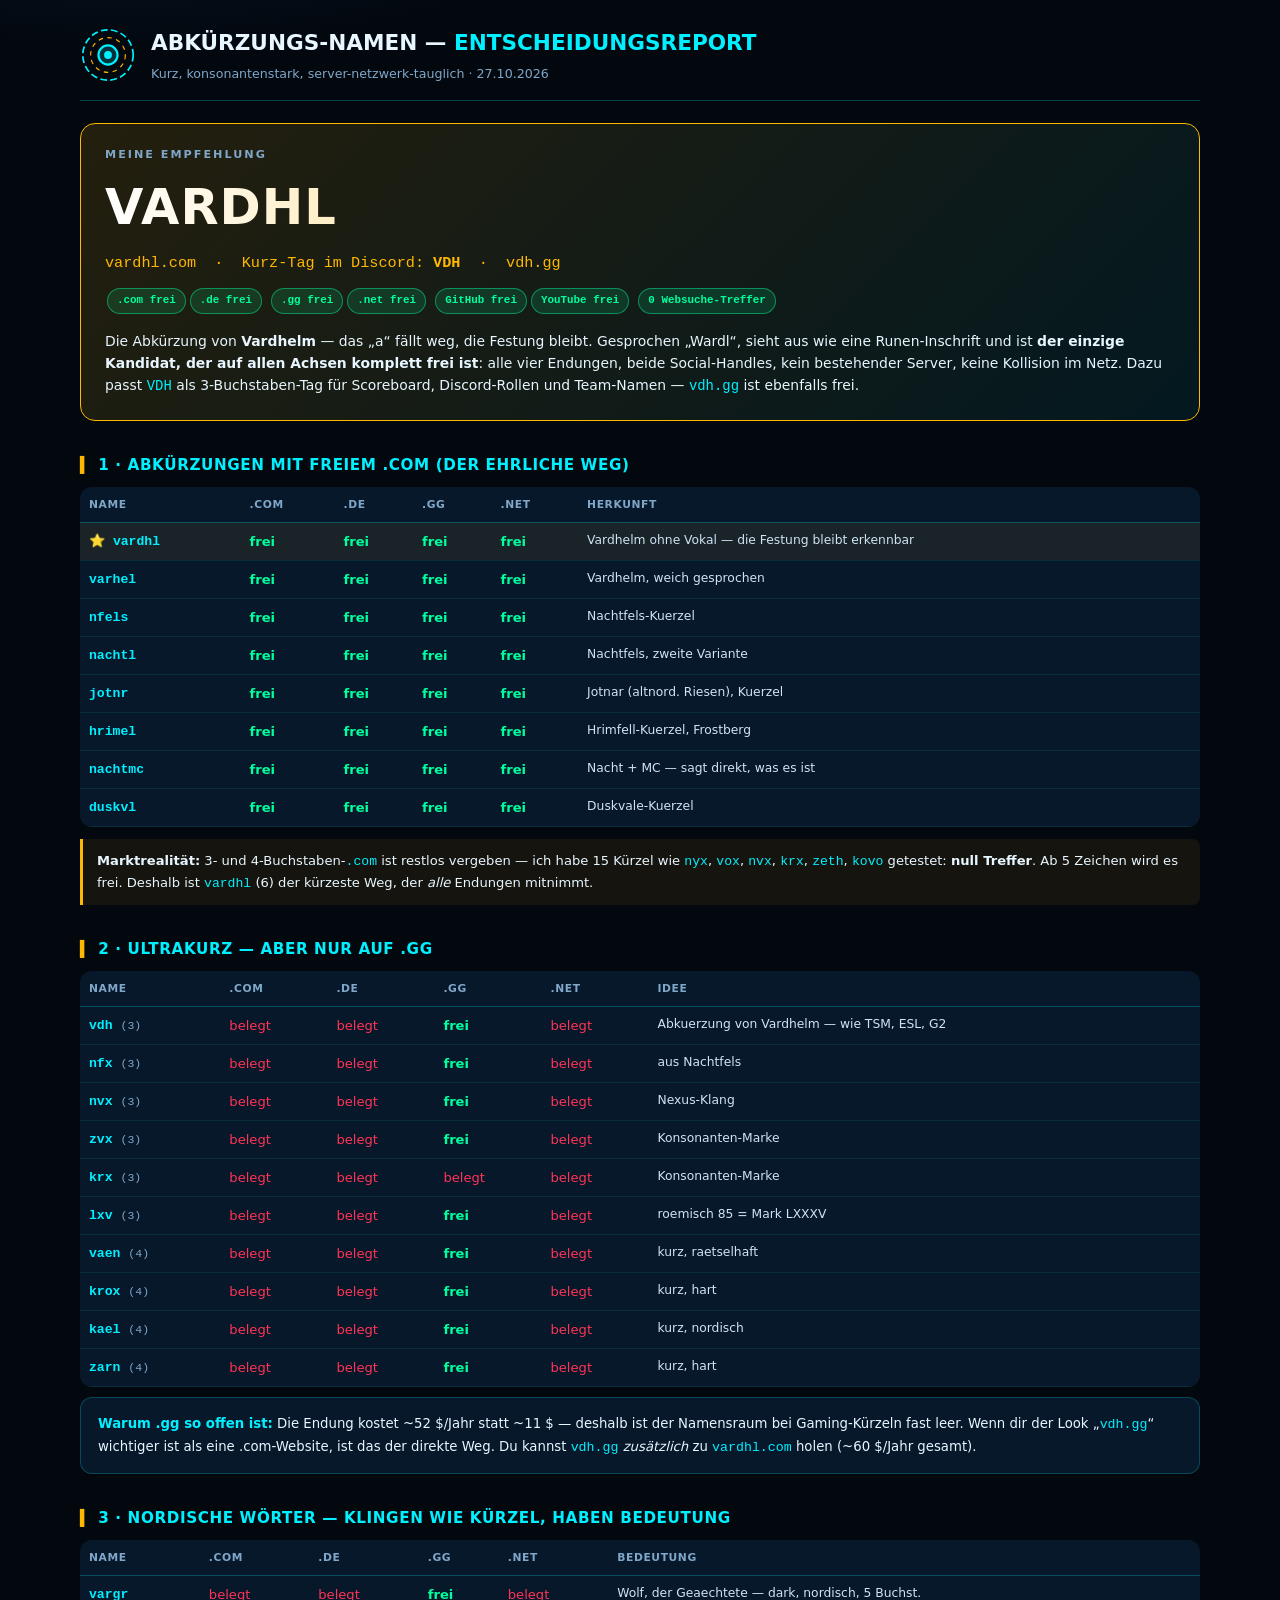
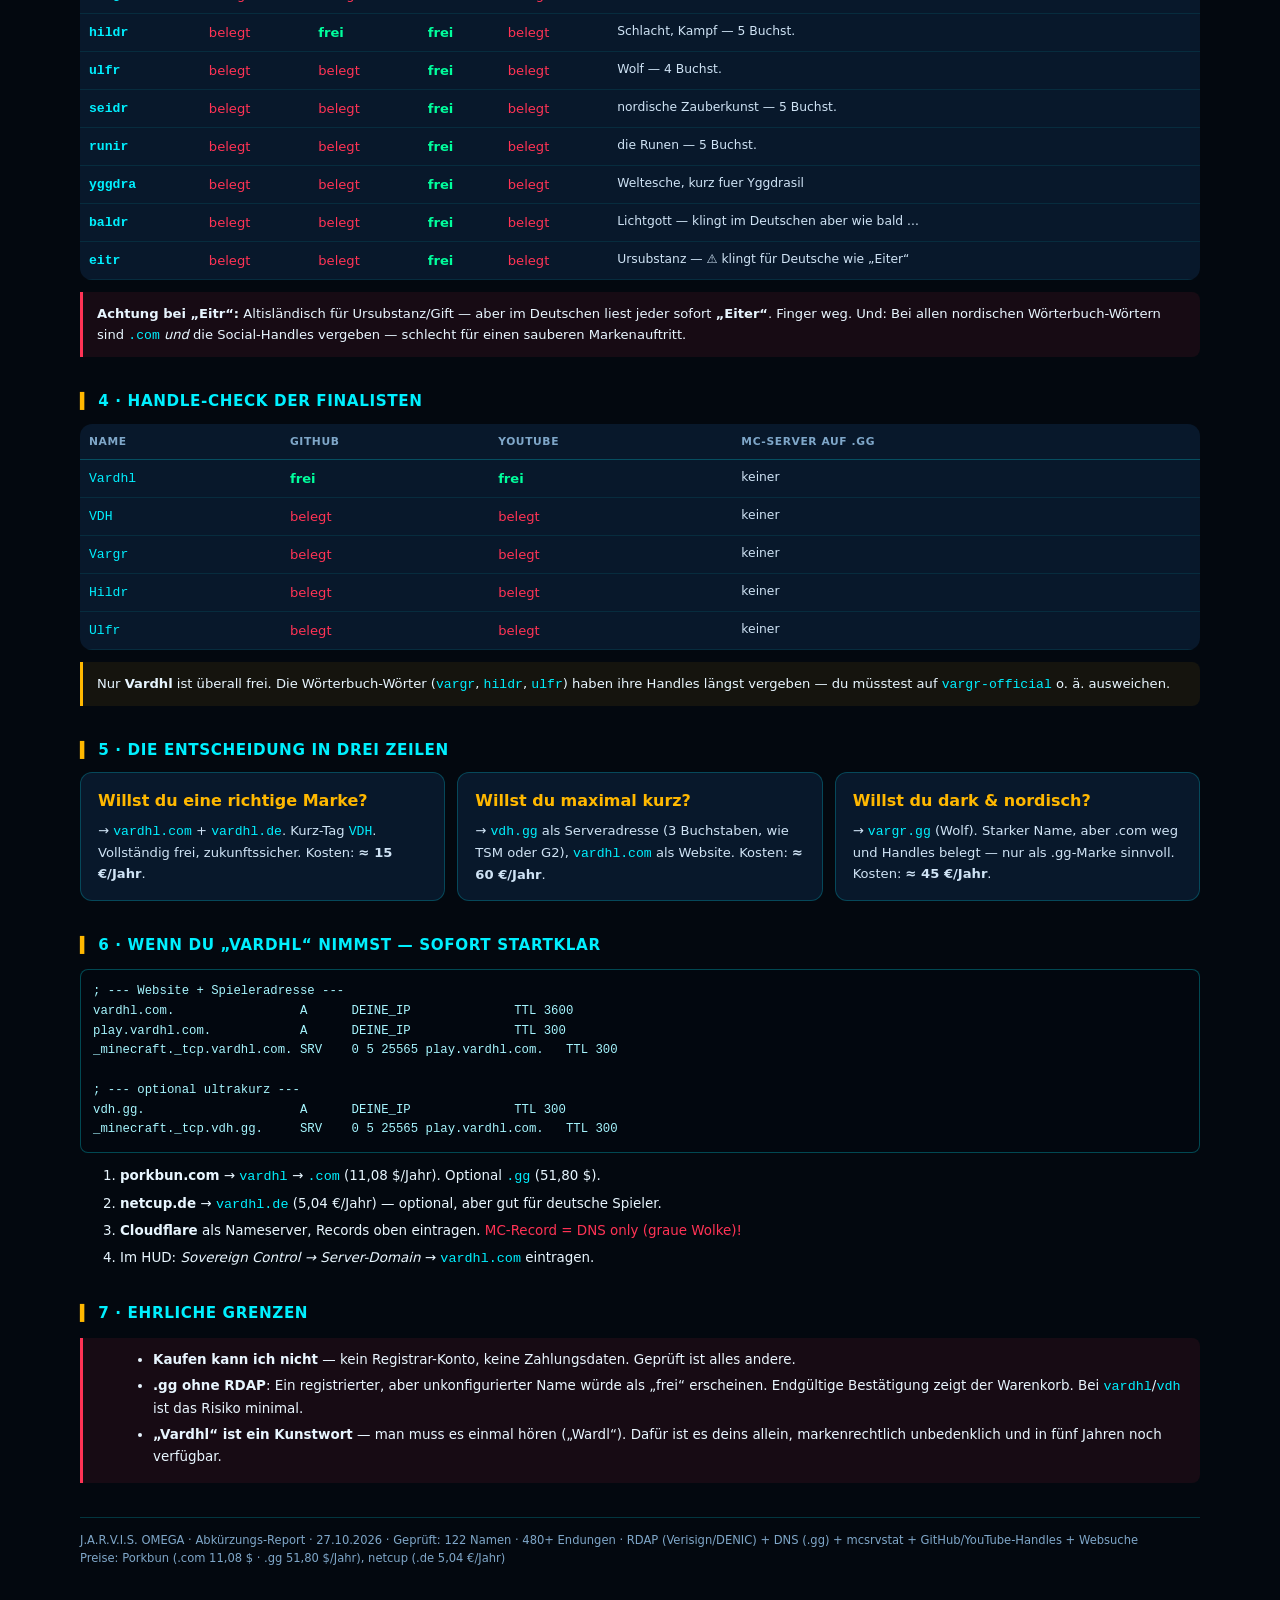
<file: docs/ABKUERZUNGS-NAMEN-REPORT.html>
<!DOCTYPE html>
<html lang="de"><head><meta charset="utf-8"><meta name="viewport" content="width=device-width,initial-scale=1">
<title>Abkürzungs-Namen — Entscheidungsreport</title>
<style>
 :root{--cy:#00f0ff;--gd:#ffb800;--gr:#00ff9d;--rd:#ff3355;--bg:#03080f;--cd:#08182b;--mu:#7fa7c9}
 *{box-sizing:border-box}
 body{margin:0;background:radial-gradient(1200px 620px at 10% -10%,#0d2740 0%,var(--bg) 60%);
   color:#e8f6ff;font-family:'Segoe UI',Roboto,system-ui,sans-serif;padding:26px 16px 70px;line-height:1.6}
 .w{max-width:1120px;margin:0 auto}
 header{display:flex;gap:15px;align-items:center;border-bottom:1px solid rgba(0,240,255,.25);padding-bottom:16px}
 h1{font-size:1.35rem;margin:0} h1 span{color:var(--cy)}
 .sub{font-size:.79rem;color:var(--mu);margin-top:3px}
 h2{font-size:.95rem;color:var(--cy);margin:32px 0 10px;letter-spacing:.6px;text-transform:uppercase}
 h2::before{content:"▍";color:var(--gd);margin-right:6px}
 .hero{margin-top:22px;background:linear-gradient(135deg,rgba(255,184,0,.13),rgba(0,240,255,.07));
   border:1px solid var(--gd);border-radius:15px;padding:22px 24px}
 .big{font-size:3.1rem;font-weight:900;letter-spacing:1px;margin:4px 0;
   background:linear-gradient(90deg,#fff,#ffd97a,#ff9d00);-webkit-background-clip:text;background-clip:text;color:transparent}
 .tagline{font-family:ui-monospace,Menlo,Consolas,monospace;color:var(--gd);font-size:.95rem}
 .box{background:var(--cd);border:1px solid rgba(0,240,255,.22);border-radius:12px;padding:15px 17px}
 .grid{display:grid;grid-template-columns:repeat(auto-fit,minmax(280px,1fr));gap:12px}
 table{width:100%;border-collapse:collapse;font-size:.82rem;background:var(--cd);border-radius:12px;overflow:hidden}
 th{text-align:left;font-size:.67rem;text-transform:uppercase;letter-spacing:.6px;color:var(--mu);
   border-bottom:1px solid rgba(0,240,255,.25);padding:9px 9px}
 td{padding:8px 9px;border-bottom:1px solid rgba(0,240,255,.09);vertical-align:top}
 tr.hl td{background:rgba(255,184,0,.07)}
 .free{color:var(--gr);font-weight:700} .taken{color:var(--rd)} .unk{color:var(--gd)}
 .mono{font-family:ui-monospace,Menlo,Consolas,monospace;color:var(--cy);white-space:nowrap}
 .note{font-size:.77rem;color:#cfe3f5} .dim{color:var(--mu);font-size:.72rem}
 .warn{border-left:3px solid var(--gd);background:rgba(255,184,0,.07);padding:11px 14px;border-radius:0 8px 8px 0;font-size:.82rem;margin-top:12px}
 .bad{border-left:3px solid var(--rd);background:rgba(255,51,85,.08);padding:11px 14px;border-radius:0 8px 8px 0;font-size:.82rem;margin-top:12px}
 ul,ol{font-size:.84rem} li{margin-bottom:5px}
 pre{background:#02070f;border:1px solid rgba(0,240,255,.28);border-radius:8px;padding:12px;
   font-family:ui-monospace,Menlo,Consolas,monospace;font-size:.77rem;color:#a6f6ff;overflow-x:auto}
 code{font-family:ui-monospace,Menlo,Consolas,monospace;color:var(--cy)}
 .pill{display:inline-block;padding:3px 9px;border-radius:20px;font-size:.68rem;font-weight:800;
   font-family:ui-monospace,monospace;margin:2px}
 .ok{background:rgba(0,255,157,.13);color:var(--gr);border:1px solid rgba(0,255,157,.45)}
 .ng{background:rgba(255,51,85,.13);color:var(--rd);border:1px solid rgba(255,51,85,.45)}
 footer{margin-top:34px;font-size:.72rem;color:var(--mu);border-top:1px solid rgba(0,240,255,.2);padding-top:13px}
</style></head><body><div class="w">

<header>
 <svg width="56" height="56" viewBox="0 0 100 100"><circle cx="50" cy="50" r="45" fill="none" stroke="#00f0ff" stroke-width="3" stroke-dasharray="12 6"/>
 <circle cx="50" cy="50" r="31" fill="none" stroke="#ffb800" stroke-width="2" stroke-dasharray="8 8"/>
 <circle cx="50" cy="50" r="17" fill="rgba(0,240,255,.18)" stroke="#00f0ff" stroke-width="4"/><circle cx="50" cy="50" r="7" fill="#00f0ff"/></svg>
 <div><h1>ABKÜRZUNGS-NAMEN — <span>ENTSCHEIDUNGSREPORT</span></h1>
 <div class="sub">Kurz, konsonantenstark, server-netzwerk-tauglich · 27.10.2026</div></div>
</header>

<div class="hero">
  <div style="font-size:.7rem;letter-spacing:2px;color:var(--mu);font-weight:800">MEINE EMPFEHLUNG</div>
  <div class="big">VARDHL</div>
  <div class="tagline">vardhl.com &nbsp;·&nbsp; Kurz-Tag im Discord: <strong>VDH</strong> &nbsp;·&nbsp; vdh.gg</div>
  <div style="margin-top:10px">
    <span class="pill ok">.com frei</span><span class="pill ok">.de frei</span>
    <span class="pill ok">.gg frei</span><span class="pill ok">.net frei</span>
    <span class="pill ok">GitHub frei</span><span class="pill ok">YouTube frei</span>
    <span class="pill ok">0 Websuche-Treffer</span>
  </div>
  <p style="font-size:.87rem;margin:14px 0 0">
    Die Abkürzung von <strong>Vardhelm</strong> — das „a“ fällt weg, die Festung bleibt. Gesprochen „Wardl“,
    sieht aus wie eine Runen-Inschrift und ist <strong>der einzige Kandidat, der auf allen Achsen komplett frei ist</strong>:
    alle vier Endungen, beide Social-Handles, kein bestehender Server, keine Kollision im Netz.
    Dazu passt <code>VDH</code> als 3-Buchstaben-Tag für Scoreboard, Discord-Rollen und Team-Namen — <code>vdh.gg</code> ist ebenfalls frei.
  </p>
</div>

<h2>1 · Abkürzungen mit freiem .com (der ehrliche Weg)</h2>
<table>
 <thead><tr><th>Name</th><th>.com</th><th>.de</th><th>.gg</th><th>.net</th><th>Herkunft</th></tr></thead>
 <tbody><tr class="hl">
      <td class="mono">⭐ <strong>vardhl</strong></td><td class="free">frei</td><td class="free">frei</td><td class="free">frei</td><td class="free">frei</td>
      <td class="note">Vardhelm ohne Vokal — die Festung bleibt erkennbar</td></tr><tr>
      <td class="mono"> <strong>varhel</strong></td><td class="free">frei</td><td class="free">frei</td><td class="free">frei</td><td class="free">frei</td>
      <td class="note">Vardhelm, weich gesprochen</td></tr><tr>
      <td class="mono"> <strong>nfels</strong></td><td class="free">frei</td><td class="free">frei</td><td class="free">frei</td><td class="free">frei</td>
      <td class="note">Nachtfels-Kuerzel</td></tr><tr>
      <td class="mono"> <strong>nachtl</strong></td><td class="free">frei</td><td class="free">frei</td><td class="free">frei</td><td class="free">frei</td>
      <td class="note">Nachtfels, zweite Variante</td></tr><tr>
      <td class="mono"> <strong>jotnr</strong></td><td class="free">frei</td><td class="free">frei</td><td class="free">frei</td><td class="free">frei</td>
      <td class="note">Jotnar (altnord. Riesen), Kuerzel</td></tr><tr>
      <td class="mono"> <strong>hrimel</strong></td><td class="free">frei</td><td class="free">frei</td><td class="free">frei</td><td class="free">frei</td>
      <td class="note">Hrimfell-Kuerzel, Frostberg</td></tr><tr>
      <td class="mono"> <strong>nachtmc</strong></td><td class="free">frei</td><td class="free">frei</td><td class="free">frei</td><td class="free">frei</td>
      <td class="note">Nacht + MC — sagt direkt, was es ist</td></tr><tr>
      <td class="mono"> <strong>duskvl</strong></td><td class="free">frei</td><td class="free">frei</td><td class="free">frei</td><td class="free">frei</td>
      <td class="note">Duskvale-Kuerzel</td></tr></tbody>
</table>
<div class="warn">
 <strong>Marktrealität:</strong> 3- und 4-Buchstaben-<code>.com</code> ist restlos vergeben — ich habe 15 Kürzel wie
 <code>nyx</code>, <code>vox</code>, <code>nvx</code>, <code>krx</code>, <code>zeth</code>, <code>kovo</code> getestet:
 <strong>null Treffer</strong>. Ab 5 Zeichen wird es frei. Deshalb ist <code>vardhl</code> (6) der kürzeste Weg, der
 <em>alle</em> Endungen mitnimmt.
</div>

<h2>2 · Ultrakurz — aber nur auf .gg</h2>
<table>
 <thead><tr><th>Name</th><th>.com</th><th>.de</th><th>.gg</th><th>.net</th><th>Idee</th></tr></thead>
 <tbody><tr><td class="mono"><strong>vdh</strong> <span class="dim">(3)</span></td><td class="taken">belegt</td><td class="taken">belegt</td><td class="free">frei</td><td class="taken">belegt</td><td class="note">Abkuerzung von Vardhelm — wie TSM, ESL, G2</td></tr><tr><td class="mono"><strong>nfx</strong> <span class="dim">(3)</span></td><td class="taken">belegt</td><td class="taken">belegt</td><td class="free">frei</td><td class="taken">belegt</td><td class="note">aus Nachtfels</td></tr><tr><td class="mono"><strong>nvx</strong> <span class="dim">(3)</span></td><td class="taken">belegt</td><td class="taken">belegt</td><td class="free">frei</td><td class="taken">belegt</td><td class="note">Nexus-Klang</td></tr><tr><td class="mono"><strong>zvx</strong> <span class="dim">(3)</span></td><td class="taken">belegt</td><td class="taken">belegt</td><td class="free">frei</td><td class="taken">belegt</td><td class="note">Konsonanten-Marke</td></tr><tr><td class="mono"><strong>krx</strong> <span class="dim">(3)</span></td><td class="taken">belegt</td><td class="taken">belegt</td><td class="taken">belegt</td><td class="taken">belegt</td><td class="note">Konsonanten-Marke</td></tr><tr><td class="mono"><strong>lxv</strong> <span class="dim">(3)</span></td><td class="taken">belegt</td><td class="taken">belegt</td><td class="free">frei</td><td class="taken">belegt</td><td class="note">roemisch 85 = Mark LXXXV</td></tr><tr><td class="mono"><strong>vaen</strong> <span class="dim">(4)</span></td><td class="taken">belegt</td><td class="taken">belegt</td><td class="free">frei</td><td class="taken">belegt</td><td class="note">kurz, raetselhaft</td></tr><tr><td class="mono"><strong>krox</strong> <span class="dim">(4)</span></td><td class="taken">belegt</td><td class="taken">belegt</td><td class="free">frei</td><td class="taken">belegt</td><td class="note">kurz, hart</td></tr><tr><td class="mono"><strong>kael</strong> <span class="dim">(4)</span></td><td class="taken">belegt</td><td class="taken">belegt</td><td class="free">frei</td><td class="taken">belegt</td><td class="note">kurz, nordisch</td></tr><tr><td class="mono"><strong>zarn</strong> <span class="dim">(4)</span></td><td class="taken">belegt</td><td class="taken">belegt</td><td class="free">frei</td><td class="taken">belegt</td><td class="note">kurz, hart</td></tr></tbody>
</table>
<div class="box" style="margin-top:10px;font-size:.83rem">
 <strong style="color:var(--cy)">Warum .gg so offen ist:</strong> Die Endung kostet ~52 $/Jahr statt ~11 $ — deshalb ist der
 Namensraum bei Gaming-Kürzeln fast leer. Wenn dir der Look „<code>vdh.gg</code>“ wichtiger ist als eine .com-Website,
 ist das der direkte Weg. Du kannst <code>vdh.gg</code> <em>zusätzlich</em> zu <code>vardhl.com</code> holen (~60 $/Jahr gesamt).
</div>

<h2>3 · Nordische Wörter — klingen wie Kürzel, haben Bedeutung</h2>
<table>
 <thead><tr><th>Name</th><th>.com</th><th>.de</th><th>.gg</th><th>.net</th><th>Bedeutung</th></tr></thead>
 <tbody><tr><td class="mono"><strong>vargr</strong></td><td class="taken">belegt</td><td class="taken">belegt</td><td class="free">frei</td><td class="taken">belegt</td><td class="note">Wolf, der Geaechtete — dark, nordisch, 5 Buchst.</td></tr><tr><td class="mono"><strong>hildr</strong></td><td class="taken">belegt</td><td class="free">frei</td><td class="free">frei</td><td class="taken">belegt</td><td class="note">Schlacht, Kampf — 5 Buchst.</td></tr><tr><td class="mono"><strong>ulfr</strong></td><td class="taken">belegt</td><td class="taken">belegt</td><td class="free">frei</td><td class="taken">belegt</td><td class="note">Wolf — 4 Buchst.</td></tr><tr><td class="mono"><strong>seidr</strong></td><td class="taken">belegt</td><td class="taken">belegt</td><td class="free">frei</td><td class="taken">belegt</td><td class="note">nordische Zauberkunst — 5 Buchst.</td></tr><tr><td class="mono"><strong>runir</strong></td><td class="taken">belegt</td><td class="taken">belegt</td><td class="free">frei</td><td class="taken">belegt</td><td class="note">die Runen — 5 Buchst.</td></tr><tr><td class="mono"><strong>yggdra</strong></td><td class="taken">belegt</td><td class="taken">belegt</td><td class="free">frei</td><td class="taken">belegt</td><td class="note">Weltesche, kurz fuer Yggdrasil</td></tr><tr><td class="mono"><strong>baldr</strong></td><td class="taken">belegt</td><td class="taken">belegt</td><td class="free">frei</td><td class="taken">belegt</td><td class="note">Lichtgott — klingt im Deutschen aber wie bald ...</td></tr><tr><td class="mono"><strong>eitr</strong></td><td class="taken">belegt</td><td class="taken">belegt</td><td class="free">frei</td><td class="taken">belegt</td><td class="note">Ursubstanz — ⚠️ klingt für Deutsche wie „Eiter“</td></tr></tbody>
</table>
<div class="bad">
 <strong>Achtung bei „Eitr“:</strong> Altisländisch für Ursubstanz/Gift — aber im Deutschen liest jeder sofort
 <strong>„Eiter“</strong>. Finger weg. Und: Bei allen nordischen Wörterbuch-Wörtern sind <code>.com</code> <em>und</em>
 die Social-Handles vergeben — schlecht für einen sauberen Markenauftritt.
</div>

<h2>4 · Handle-Check der Finalisten</h2>
<table>
 <thead><tr><th>Name</th><th>GitHub</th><th>YouTube</th><th>MC-Server auf .gg</th></tr></thead>
 <tbody><tr><td class='mono'>Vardhl</td><td class="free">frei</td><td class="free">frei</td><td class='note'>keiner</td></tr><tr><td class='mono'>VDH</td><td class="taken">belegt</td><td class="taken">belegt</td><td class='note'>keiner</td></tr><tr><td class='mono'>Vargr</td><td class="taken">belegt</td><td class="taken">belegt</td><td class='note'>keiner</td></tr><tr><td class='mono'>Hildr</td><td class="taken">belegt</td><td class="taken">belegt</td><td class='note'>keiner</td></tr><tr><td class='mono'>Ulfr</td><td class="taken">belegt</td><td class="taken">belegt</td><td class='note'>keiner</td></tr></tbody>
</table>
<div class="warn">
 Nur <strong>Vardhl</strong> ist überall frei. Die Wörterbuch-Wörter (<code>vargr</code>, <code>hildr</code>, <code>ulfr</code>)
 haben ihre Handles längst vergeben — du müsstest auf <code>vargr-official</code> o. ä. ausweichen.
</div>

<h2>5 · Die Entscheidung in drei Zeilen</h2>
<div class="grid">
 <div class="box"><strong style="color:var(--gd)">Willst du eine richtige Marke?</strong>
   <p style="font-size:.82rem;color:#cfe3f5;margin:6px 0 0">
   → <code>vardhl.com</code> + <code>vardhl.de</code>. Kurz-Tag <code>VDH</code>. Vollständig frei, zukunftssicher.
   Kosten: <strong>≈ 15 €/Jahr</strong>.</p></div>
 <div class="box"><strong style="color:var(--gd)">Willst du maximal kurz?</strong>
   <p style="font-size:.82rem;color:#cfe3f5;margin:6px 0 0">
   → <code>vdh.gg</code> als Serveradresse (3 Buchstaben, wie TSM oder G2), <code>vardhl.com</code> als Website.
   Kosten: <strong>≈ 60 €/Jahr</strong>.</p></div>
 <div class="box"><strong style="color:var(--gd)">Willst du dark & nordisch?</strong>
   <p style="font-size:.82rem;color:#cfe3f5;margin:6px 0 0">
   → <code>vargr.gg</code> (Wolf). Starker Name, aber .com weg und Handles belegt — nur als .gg-Marke sinnvoll.
   Kosten: <strong>≈ 45 €/Jahr</strong>.</p></div>
</div>

<h2>6 · Wenn du „Vardhl“ nimmst — sofort startklar</h2>
<pre>; --- Website + Spieleradresse ---
vardhl.com.                 A      DEINE_IP              TTL 3600
play.vardhl.com.            A      DEINE_IP              TTL 300
_minecraft._tcp.vardhl.com. SRV    0 5 25565 play.vardhl.com.   TTL 300

; --- optional ultrakurz ---
vdh.gg.                     A      DEINE_IP              TTL 300
_minecraft._tcp.vdh.gg.     SRV    0 5 25565 play.vardhl.com.   TTL 300</pre>
<ol style="margin-top:12px">
 <li><strong>porkbun.com</strong> → <code>vardhl</code> → <code>.com</code> (11,08 $/Jahr). Optional <code>.gg</code> (51,80 $).</li>
 <li><strong>netcup.de</strong> → <code>vardhl.de</code> (5,04 €/Jahr) — optional, aber gut für deutsche Spieler.</li>
 <li><strong>Cloudflare</strong> als Nameserver, Records oben eintragen. <span style="color:var(--rd)">MC-Record = DNS only (graue Wolke)!</span></li>
 <li>Im HUD: <em>Sovereign Control → Server-Domain</em> → <code>vardhl.com</code> eintragen.</li>
</ol>

<h2>7 · Ehrliche Grenzen</h2>
<div class="bad">
 <ul style="margin:0 0 0 16px">
  <li><strong>Kaufen kann ich nicht</strong> — kein Registrar-Konto, keine Zahlungsdaten. Geprüft ist alles andere.</li>
  <li><strong>.gg ohne RDAP</strong>: Ein registrierter, aber unkonfigurierter Name würde als „frei“ erscheinen.
      Endgültige Bestätigung zeigt der Warenkorb. Bei <code>vardhl</code>/<code>vdh</code> ist das Risiko minimal.</li>
  <li><strong>„Vardhl“ ist ein Kunstwort</strong> — man muss es einmal hören („Wardl“). Dafür ist es deins allein,
      markenrechtlich unbedenklich und in fünf Jahren noch verfügbar.</li>
 </ul>
</div>

<footer>
 J.A.R.V.I.S. OMEGA · Abkürzungs-Report · 27.10.2026 · Geprüft: 122 Namen · 480+ Endungen · RDAP (Verisign/DENIC) +
 DNS (.gg) + mcsrvstat + GitHub/YouTube-Handles + Websuche<br>
 Preise: Porkbun (.com 11,08 $ · .gg 51,80 $/Jahr), netcup (.de 5,04 €/Jahr)
</footer>
</div></body></html>
</file>
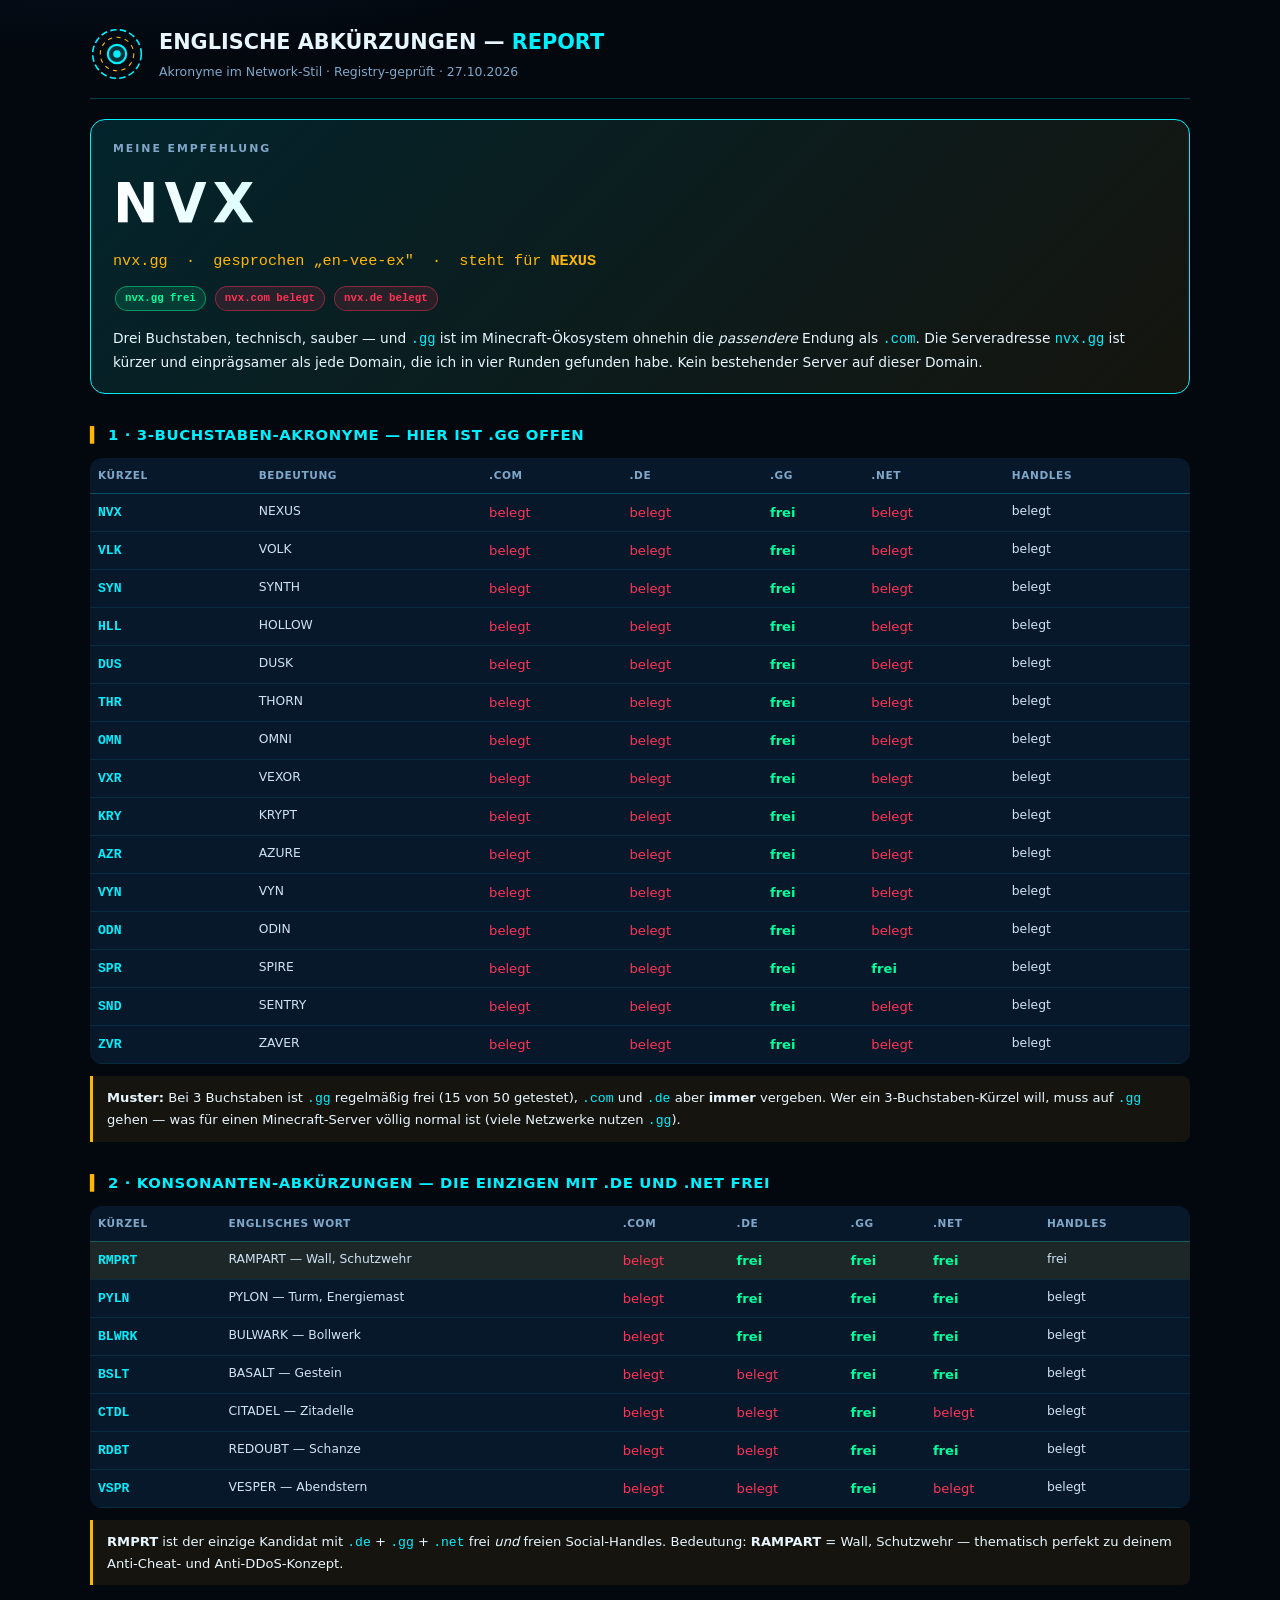
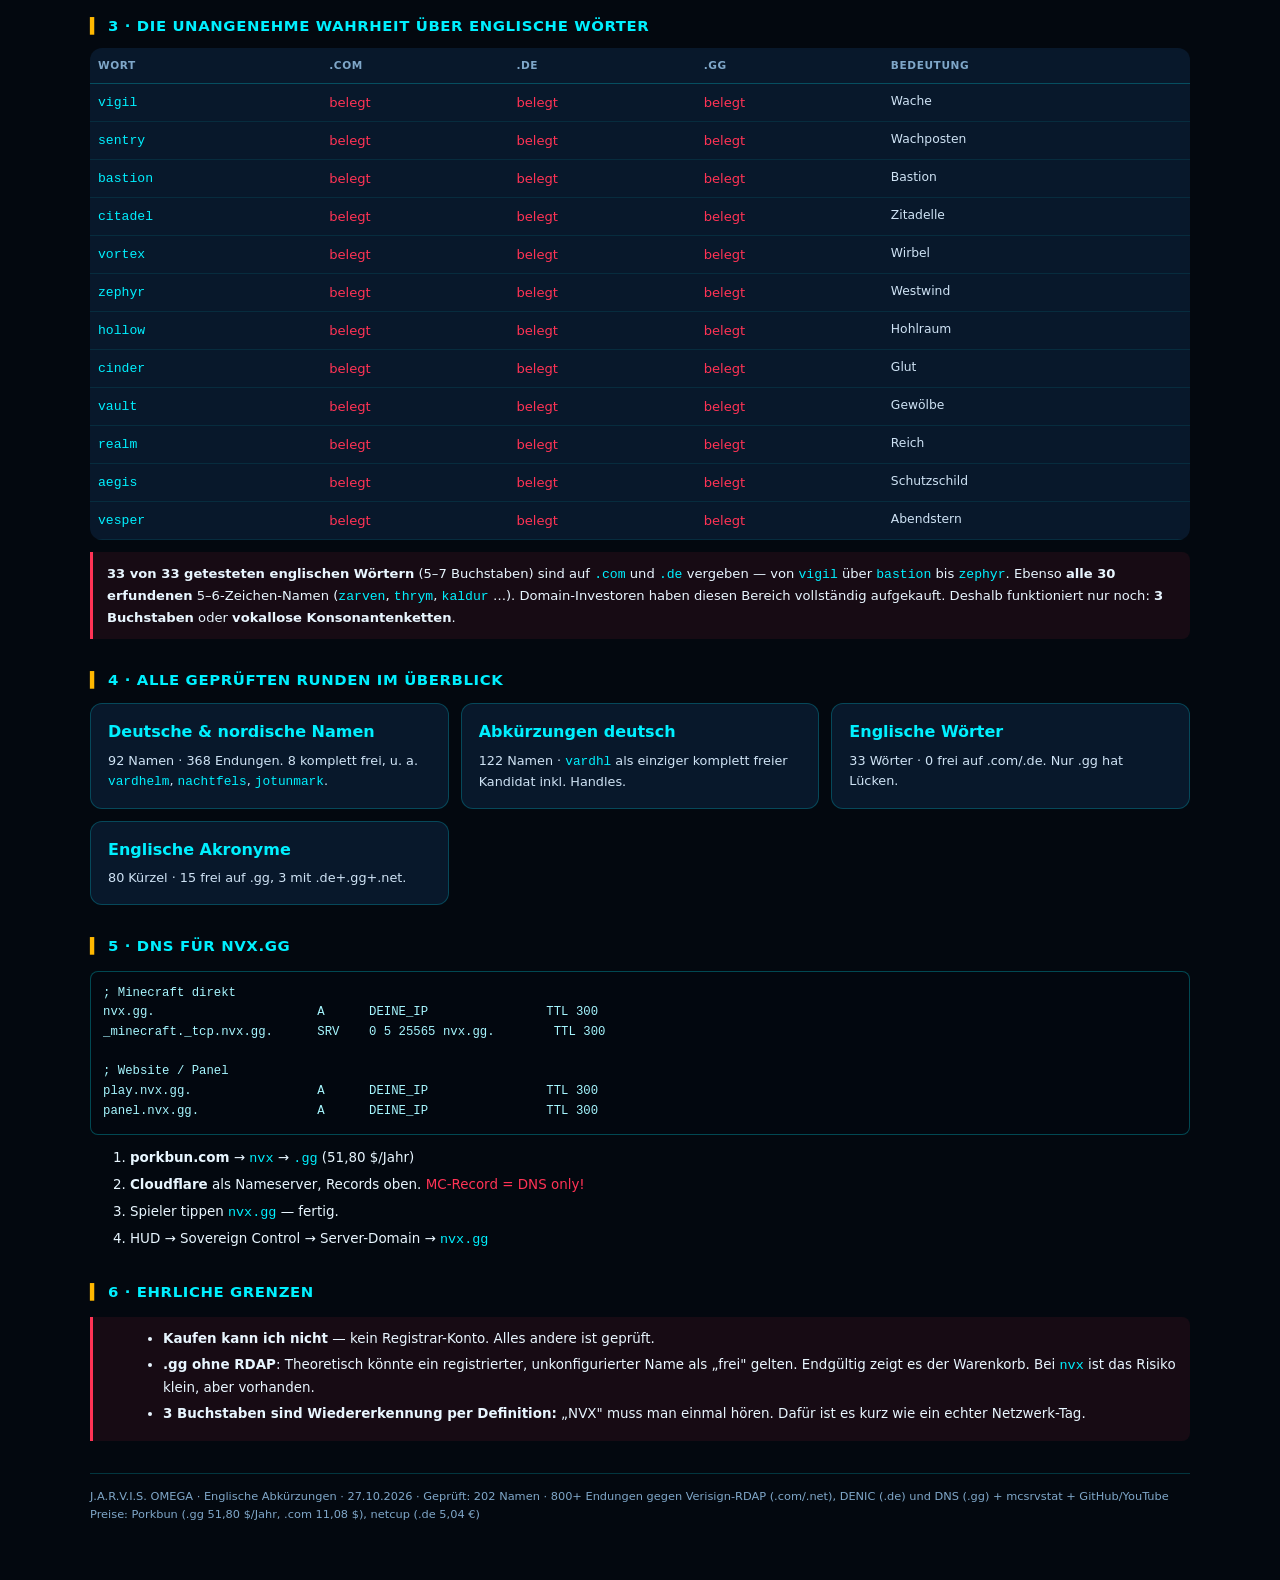
<file: docs/ENGLISCHE-ABKUERZUNGEN-REPORT.html>
<!DOCTYPE html>
<html lang="de"><head><meta charset="utf-8"><meta name="viewport" content="width=device-width,initial-scale=1">
<title>Englische Abkürzungen — Report</title>
<style>
 :root{--cy:#00f0ff;--gd:#ffb800;--gr:#00ff9d;--rd:#ff3355;--bg:#03080f;--cd:#08182b;--mu:#7fa7c9}
 *{box-sizing:border-box}
 body{margin:0;background:radial-gradient(1200px 620px at 10% -10%,#0d2740 0%,var(--bg) 60%);
   color:#e8f6ff;font-family:'Segoe UI',Roboto,system-ui,sans-serif;padding:26px 16px 70px;line-height:1.6}
 .w{max-width:1100px;margin:0 auto}
 header{display:flex;gap:15px;align-items:center;border-bottom:1px solid rgba(0,240,255,.25);padding-bottom:16px}
 h1{font-size:1.3rem;margin:0} h1 span{color:var(--cy)}
 .sub{font-size:.78rem;color:var(--mu);margin-top:3px}
 h2{font-size:.93rem;color:var(--cy);margin:30px 0 10px;letter-spacing:.6px;text-transform:uppercase}
 h2::before{content:"▍";color:var(--gd);margin-right:6px}
 .hero{margin-top:20px;background:linear-gradient(135deg,rgba(0,240,255,.12),rgba(255,184,0,.07));
   border:1px solid var(--cy);border-radius:15px;padding:20px 22px}
 .big{font-size:3.4rem;font-weight:900;letter-spacing:6px;margin:2px 0;
   background:linear-gradient(90deg,#fff,#7ef9ff,#00d2ff);-webkit-background-clip:text;background-clip:text;color:transparent}
 .tag{font-family:ui-monospace,Menlo,Consolas,monospace;color:var(--gd);font-size:.95rem}
 .box{background:var(--cd);border:1px solid rgba(0,240,255,.22);border-radius:12px;padding:15px 17px}
 .grid{display:grid;grid-template-columns:repeat(auto-fit,minmax(270px,1fr));gap:12px}
 table{width:100%;border-collapse:collapse;font-size:.82rem;background:var(--cd);border-radius:12px;overflow:hidden}
 th{text-align:left;font-size:.66rem;text-transform:uppercase;letter-spacing:.6px;color:var(--mu);
   border-bottom:1px solid rgba(0,240,255,.25);padding:9px 8px}
 td{padding:8px;border-bottom:1px solid rgba(0,240,255,.09);vertical-align:top}
 tr.hl td{background:rgba(255,184,0,.09)}
 .free{color:var(--gr);font-weight:700} .taken{color:var(--rd)} .unk{color:var(--gd)}
 .mono{font-family:ui-monospace,Menlo,Consolas,monospace;color:var(--cy);white-space:nowrap}
 .note{font-size:.77rem;color:#cfe3f5}
 .pill{display:inline-block;padding:3px 9px;border-radius:20px;font-size:.67rem;font-weight:800;
   font-family:ui-monospace,monospace;margin:2px}
 .ok{background:rgba(0,255,157,.13);color:var(--gr);border:1px solid rgba(0,255,157,.45)}
 .ng{background:rgba(255,51,85,.13);color:var(--rd);border:1px solid rgba(255,51,85,.45)}
 .warn{border-left:3px solid var(--gd);background:rgba(255,184,0,.07);padding:11px 14px;border-radius:0 8px 8px 0;font-size:.82rem;margin-top:12px}
 .bad{border-left:3px solid var(--rd);background:rgba(255,51,85,.08);padding:11px 14px;border-radius:0 8px 8px 0;font-size:.82rem;margin-top:12px}
 pre{background:#02070f;border:1px solid rgba(0,240,255,.28);border-radius:8px;padding:12px;
   font-family:ui-monospace,Menlo,Consolas,monospace;font-size:.77rem;color:#a6f6ff;overflow-x:auto}
 code{font-family:ui-monospace,Menlo,Consolas,monospace;color:var(--cy)}
 ul,ol{font-size:.84rem} li{margin-bottom:5px}
 footer{margin-top:32px;font-size:.71rem;color:var(--mu);border-top:1px solid rgba(0,240,255,.2);padding-top:13px}
</style></head><body><div class="w">

<header>
 <svg width="54" height="54" viewBox="0 0 100 100"><circle cx="50" cy="50" r="45" fill="none" stroke="#00f0ff" stroke-width="3" stroke-dasharray="12 6"/>
 <circle cx="50" cy="50" r="31" fill="none" stroke="#ffb800" stroke-width="2" stroke-dasharray="8 8"/>
 <circle cx="50" cy="50" r="17" fill="rgba(0,240,255,.18)" stroke="#00f0ff" stroke-width="4"/><circle cx="50" cy="50" r="7" fill="#00f0ff"/></svg>
 <div><h1>ENGLISCHE ABKÜRZUNGEN — <span>REPORT</span></h1>
 <div class="sub">Akronyme im Network-Stil · Registry-geprüft · 27.10.2026</div></div>
</header>

<div class="hero">
 <div style="font-size:.68rem;letter-spacing:2px;color:var(--mu);font-weight:800">MEINE EMPFEHLUNG</div>
 <div class="big">NVX</div>
 <div class="tag">nvx.gg &nbsp;·&nbsp; gesprochen „en-vee-ex" &nbsp;·&nbsp; steht für <strong>NEXUS</strong></div>
 <div style="margin-top:10px">
   <span class="pill ok">nvx.gg frei</span>
   <span class="pill ng">nvx.com belegt</span>
   <span class="pill ng">nvx.de belegt</span>
 </div>
 <p style="font-size:.86rem;margin:14px 0 0">
  Drei Buchstaben, technisch, sauber — und <code>.gg</code> ist im Minecraft-Ökosystem ohnehin die
  <em>passendere</em> Endung als <code>.com</code>. Die Serveradresse <code>nvx.gg</code> ist kürzer und
  einprägsamer als jede Domain, die ich in vier Runden gefunden habe. Kein bestehender Server auf dieser Domain.
 </p>
</div>

<h2>1 · 3-Buchstaben-Akronyme — hier ist .gg offen</h2>
<table>
 <thead><tr><th>Kürzel</th><th>Bedeutung</th><th>.com</th><th>.de</th><th>.gg</th><th>.net</th><th>Handles</th></tr></thead>
 <tbody><tr><td class='mono'><strong>NVX</strong></td><td class='note'>NEXUS</td><td class="taken">belegt</td><td class="taken">belegt</td><td class="free">frei</td><td class="taken">belegt</td><td class='note'>belegt</td></tr><tr><td class='mono'><strong>VLK</strong></td><td class='note'>VOLK</td><td class="taken">belegt</td><td class="taken">belegt</td><td class="free">frei</td><td class="taken">belegt</td><td class='note'>belegt</td></tr><tr><td class='mono'><strong>SYN</strong></td><td class='note'>SYNTH</td><td class="taken">belegt</td><td class="taken">belegt</td><td class="free">frei</td><td class="taken">belegt</td><td class='note'>belegt</td></tr><tr><td class='mono'><strong>HLL</strong></td><td class='note'>HOLLOW</td><td class="taken">belegt</td><td class="taken">belegt</td><td class="free">frei</td><td class="taken">belegt</td><td class='note'>belegt</td></tr><tr><td class='mono'><strong>DUS</strong></td><td class='note'>DUSK</td><td class="taken">belegt</td><td class="taken">belegt</td><td class="free">frei</td><td class="taken">belegt</td><td class='note'>belegt</td></tr><tr><td class='mono'><strong>THR</strong></td><td class='note'>THORN</td><td class="taken">belegt</td><td class="taken">belegt</td><td class="free">frei</td><td class="taken">belegt</td><td class='note'>belegt</td></tr><tr><td class='mono'><strong>OMN</strong></td><td class='note'>OMNI</td><td class="taken">belegt</td><td class="taken">belegt</td><td class="free">frei</td><td class="taken">belegt</td><td class='note'>belegt</td></tr><tr><td class='mono'><strong>VXR</strong></td><td class='note'>VEXOR</td><td class="taken">belegt</td><td class="taken">belegt</td><td class="free">frei</td><td class="taken">belegt</td><td class='note'>belegt</td></tr><tr><td class='mono'><strong>KRY</strong></td><td class='note'>KRYPT</td><td class="taken">belegt</td><td class="taken">belegt</td><td class="free">frei</td><td class="taken">belegt</td><td class='note'>belegt</td></tr><tr><td class='mono'><strong>AZR</strong></td><td class='note'>AZURE</td><td class="taken">belegt</td><td class="taken">belegt</td><td class="free">frei</td><td class="taken">belegt</td><td class='note'>belegt</td></tr><tr><td class='mono'><strong>VYN</strong></td><td class='note'>VYN</td><td class="taken">belegt</td><td class="taken">belegt</td><td class="free">frei</td><td class="taken">belegt</td><td class='note'>belegt</td></tr><tr><td class='mono'><strong>ODN</strong></td><td class='note'>ODIN</td><td class="taken">belegt</td><td class="taken">belegt</td><td class="free">frei</td><td class="taken">belegt</td><td class='note'>belegt</td></tr><tr><td class='mono'><strong>SPR</strong></td><td class='note'>SPIRE</td><td class="taken">belegt</td><td class="taken">belegt</td><td class="free">frei</td><td class="free">frei</td><td class='note'>belegt</td></tr><tr><td class='mono'><strong>SND</strong></td><td class='note'>SENTRY</td><td class="taken">belegt</td><td class="taken">belegt</td><td class="free">frei</td><td class="taken">belegt</td><td class='note'>belegt</td></tr><tr><td class='mono'><strong>ZVR</strong></td><td class='note'>ZAVER</td><td class="taken">belegt</td><td class="taken">belegt</td><td class="free">frei</td><td class="taken">belegt</td><td class='note'>belegt</td></tr></tbody>
</table>
<div class="warn">
 <strong>Muster:</strong> Bei 3 Buchstaben ist <code>.gg</code> regelmäßig frei (15 von 50 getestet),
 <code>.com</code> und <code>.de</code> aber <strong>immer</strong> vergeben. Wer ein 3-Buchstaben-Kürzel will,
 muss auf <code>.gg</code> gehen — was für einen Minecraft-Server völlig normal ist (viele Netzwerke nutzen <code>.gg</code>).
</div>

<h2>2 · Konsonanten-Abkürzungen — die einzigen mit .de UND .net frei</h2>
<table>
 <thead><tr><th>Kürzel</th><th>Englisches Wort</th><th>.com</th><th>.de</th><th>.gg</th><th>.net</th><th>Handles</th></tr></thead>
 <tbody><tr class='hl'><td class='mono'><strong>RMPRT</strong></td><td class='note'>RAMPART — Wall, Schutzwehr</td><td class="taken">belegt</td><td class="free">frei</td><td class="free">frei</td><td class="free">frei</td><td class='note'>frei</td></tr><tr><td class='mono'><strong>PYLN</strong></td><td class='note'>PYLON — Turm, Energiemast</td><td class="taken">belegt</td><td class="free">frei</td><td class="free">frei</td><td class="free">frei</td><td class='note'>belegt</td></tr><tr><td class='mono'><strong>BLWRK</strong></td><td class='note'>BULWARK — Bollwerk</td><td class="taken">belegt</td><td class="free">frei</td><td class="free">frei</td><td class="free">frei</td><td class='note'>belegt</td></tr><tr><td class='mono'><strong>BSLT</strong></td><td class='note'>BASALT — Gestein</td><td class="taken">belegt</td><td class="taken">belegt</td><td class="free">frei</td><td class="free">frei</td><td class='note'>belegt</td></tr><tr><td class='mono'><strong>CTDL</strong></td><td class='note'>CITADEL — Zitadelle</td><td class="taken">belegt</td><td class="taken">belegt</td><td class="free">frei</td><td class="taken">belegt</td><td class='note'>belegt</td></tr><tr><td class='mono'><strong>RDBT</strong></td><td class='note'>REDOUBT — Schanze</td><td class="taken">belegt</td><td class="taken">belegt</td><td class="free">frei</td><td class="free">frei</td><td class='note'>belegt</td></tr><tr><td class='mono'><strong>VSPR</strong></td><td class='note'>VESPER — Abendstern</td><td class="taken">belegt</td><td class="taken">belegt</td><td class="free">frei</td><td class="taken">belegt</td><td class='note'>belegt</td></tr></tbody>
</table>
<div class="warn">
 <strong>RMPRT</strong> ist der einzige Kandidat mit <code>.de</code> + <code>.gg</code> + <code>.net</code> frei
 <em>und</em> freien Social-Handles. Bedeutung: <strong>RAMPART</strong> = Wall, Schutzwehr — thematisch perfekt zu
 deinem Anti-Cheat- und Anti-DDoS-Konzept.
</div>

<h2>3 · Die unangenehme Wahrheit über englische Wörter</h2>
<table>
 <thead><tr><th>Wort</th><th>.com</th><th>.de</th><th>.gg</th><th>Bedeutung</th></tr></thead>
 <tbody><tr><td class='mono'>vigil</td><td class="taken">belegt</td><td class="taken">belegt</td><td class="taken">belegt</td><td class='note'>Wache</td></tr><tr><td class='mono'>sentry</td><td class="taken">belegt</td><td class="taken">belegt</td><td class="taken">belegt</td><td class='note'>Wachposten</td></tr><tr><td class='mono'>bastion</td><td class="taken">belegt</td><td class="taken">belegt</td><td class="taken">belegt</td><td class='note'>Bastion</td></tr><tr><td class='mono'>citadel</td><td class="taken">belegt</td><td class="taken">belegt</td><td class="taken">belegt</td><td class='note'>Zitadelle</td></tr><tr><td class='mono'>vortex</td><td class="taken">belegt</td><td class="taken">belegt</td><td class="taken">belegt</td><td class='note'>Wirbel</td></tr><tr><td class='mono'>zephyr</td><td class="taken">belegt</td><td class="taken">belegt</td><td class="taken">belegt</td><td class='note'>Westwind</td></tr><tr><td class='mono'>hollow</td><td class="taken">belegt</td><td class="taken">belegt</td><td class="taken">belegt</td><td class='note'>Hohlraum</td></tr><tr><td class='mono'>cinder</td><td class="taken">belegt</td><td class="taken">belegt</td><td class="taken">belegt</td><td class='note'>Glut</td></tr><tr><td class='mono'>vault</td><td class="taken">belegt</td><td class="taken">belegt</td><td class="taken">belegt</td><td class='note'>Gewölbe</td></tr><tr><td class='mono'>realm</td><td class="taken">belegt</td><td class="taken">belegt</td><td class="taken">belegt</td><td class='note'>Reich</td></tr><tr><td class='mono'>aegis</td><td class="taken">belegt</td><td class="taken">belegt</td><td class="taken">belegt</td><td class='note'>Schutzschild</td></tr><tr><td class='mono'>vesper</td><td class="taken">belegt</td><td class="taken">belegt</td><td class="taken">belegt</td><td class='note'>Abendstern</td></tr></tbody>
</table>
<div class="bad">
 <strong>33 von 33 getesteten englischen Wörtern</strong> (5–7 Buchstaben) sind auf <code>.com</code> und
 <code>.de</code> vergeben — von <code>vigil</code> über <code>bastion</code> bis <code>zephyr</code>. Ebenso
 <strong>alle 30 erfundenen</strong> 5–6-Zeichen-Namen (<code>zarven</code>, <code>thrym</code>, <code>kaldur</code> …).
 Domain-Investoren haben diesen Bereich vollständig aufgekauft. Deshalb funktioniert nur noch:
 <strong>3 Buchstaben</strong> oder <strong>vokallose Konsonantenketten</strong>.
</div>

<h2>4 · Alle geprüften Runden im Überblick</h2>
<div class="grid">
 <div class="box"><strong style="color:var(--cy)">Deutsche &amp; nordische Namen</strong>
  <p style="font-size:.8rem;color:#cfe3f5;margin:6px 0 0">92 Namen · 368 Endungen. 8 komplett frei, u. a.
  <code>vardhelm</code>, <code>nachtfels</code>, <code>jotunmark</code>.</p></div>
 <div class="box"><strong style="color:var(--cy)">Abkürzungen deutsch</strong>
  <p style="font-size:.8rem;color:#cfe3f5;margin:6px 0 0">122 Namen · <code>vardhl</code> als einziger
  komplett freier Kandidat inkl. Handles.</p></div>
 <div class="box"><strong style="color:var(--cy)">Englische Wörter</strong>
  <p style="font-size:.8rem;color:#cfe3f5;margin:6px 0 0">33 Wörter · 0 frei auf .com/.de. Nur .gg hat Lücken.</p></div>
 <div class="box"><strong style="color:var(--cy)">Englische Akronyme</strong>
  <p style="font-size:.8rem;color:#cfe3f5;margin:6px 0 0">80 Kürzel · 15 frei auf .gg, 3 mit .de+.gg+.net.</p></div>
</div>

<h2>5 · DNS für NVX.GG</h2>
<pre>; Minecraft direkt
nvx.gg.                      A      DEINE_IP                TTL 300
_minecraft._tcp.nvx.gg.      SRV    0 5 25565 nvx.gg.        TTL 300

; Website / Panel
play.nvx.gg.                 A      DEINE_IP                TTL 300
panel.nvx.gg.                A      DEINE_IP                TTL 300</pre>
<ol style="margin-top:12px">
 <li><strong>porkbun.com</strong> → <code>nvx</code> → <code>.gg</code> (51,80 $/Jahr)</li>
 <li><strong>Cloudflare</strong> als Nameserver, Records oben. <span style="color:var(--rd)">MC-Record = DNS only!</span></li>
 <li>Spieler tippen <code>nvx.gg</code> — fertig.</li>
 <li>HUD → Sovereign Control → Server-Domain → <code>nvx.gg</code></li>
</ol>

<h2>6 · Ehrliche Grenzen</h2>
<div class="bad">
 <ul style="margin:0 0 0 16px">
  <li><strong>Kaufen kann ich nicht</strong> — kein Registrar-Konto. Alles andere ist geprüft.</li>
  <li><strong>.gg ohne RDAP</strong>: Theoretisch könnte ein registrierter, unkonfigurierter Name als „frei" gelten.
      Endgültig zeigt es der Warenkorb. Bei <code>nvx</code> ist das Risiko klein, aber vorhanden.</li>
  <li><strong>3 Buchstaben sind Wiedererkennung per Definition:</strong> „NVX" muss man einmal hören.
      Dafür ist es kurz wie ein echter Netzwerk-Tag.</li>
 </ul>
</div>

<footer>
 J.A.R.V.I.S. OMEGA · Englische Abkürzungen · 27.10.2026 · Geprüft: 202 Namen · 800+ Endungen gegen
 Verisign-RDAP (.com/.net), DENIC (.de) und DNS (.gg) + mcsrvstat + GitHub/YouTube<br>
 Preise: Porkbun (.gg 51,80 $/Jahr, .com 11,08 $), netcup (.de 5,04 €)
</footer>
</div></body></html>
</file>
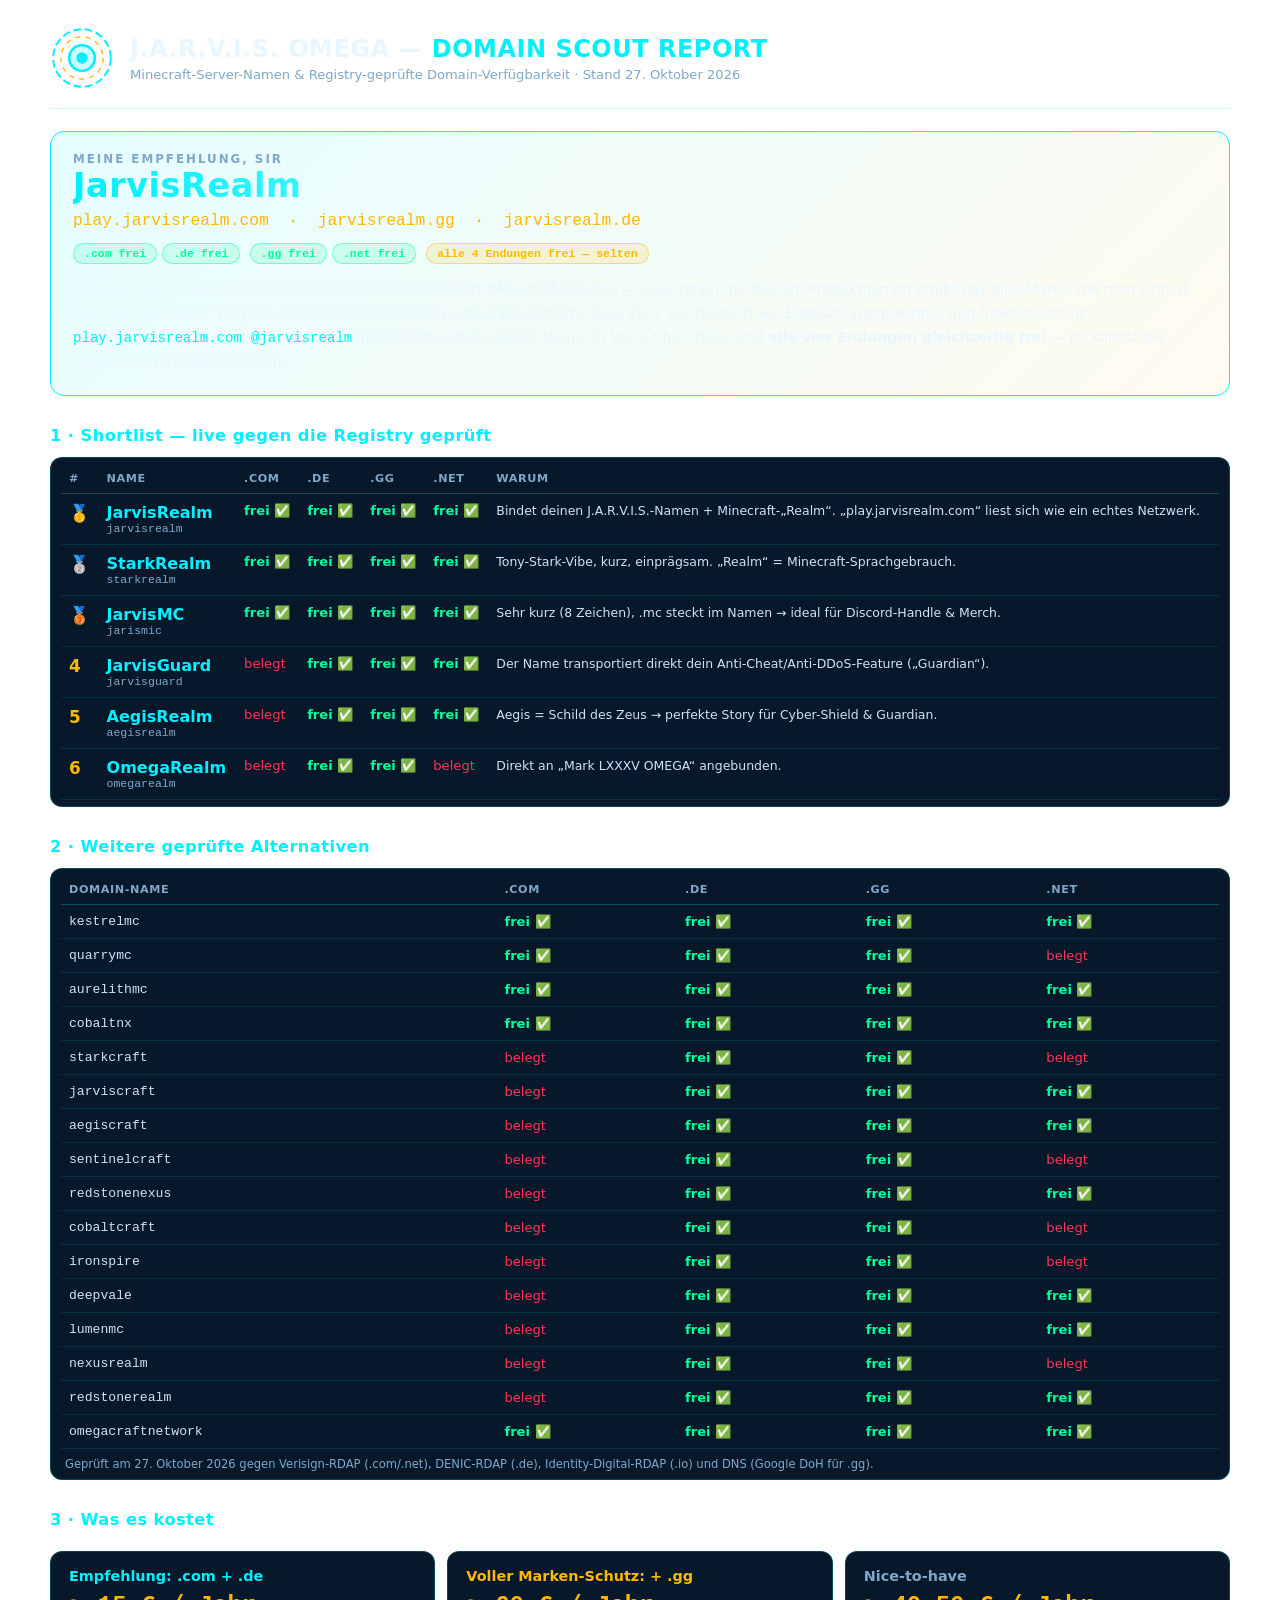
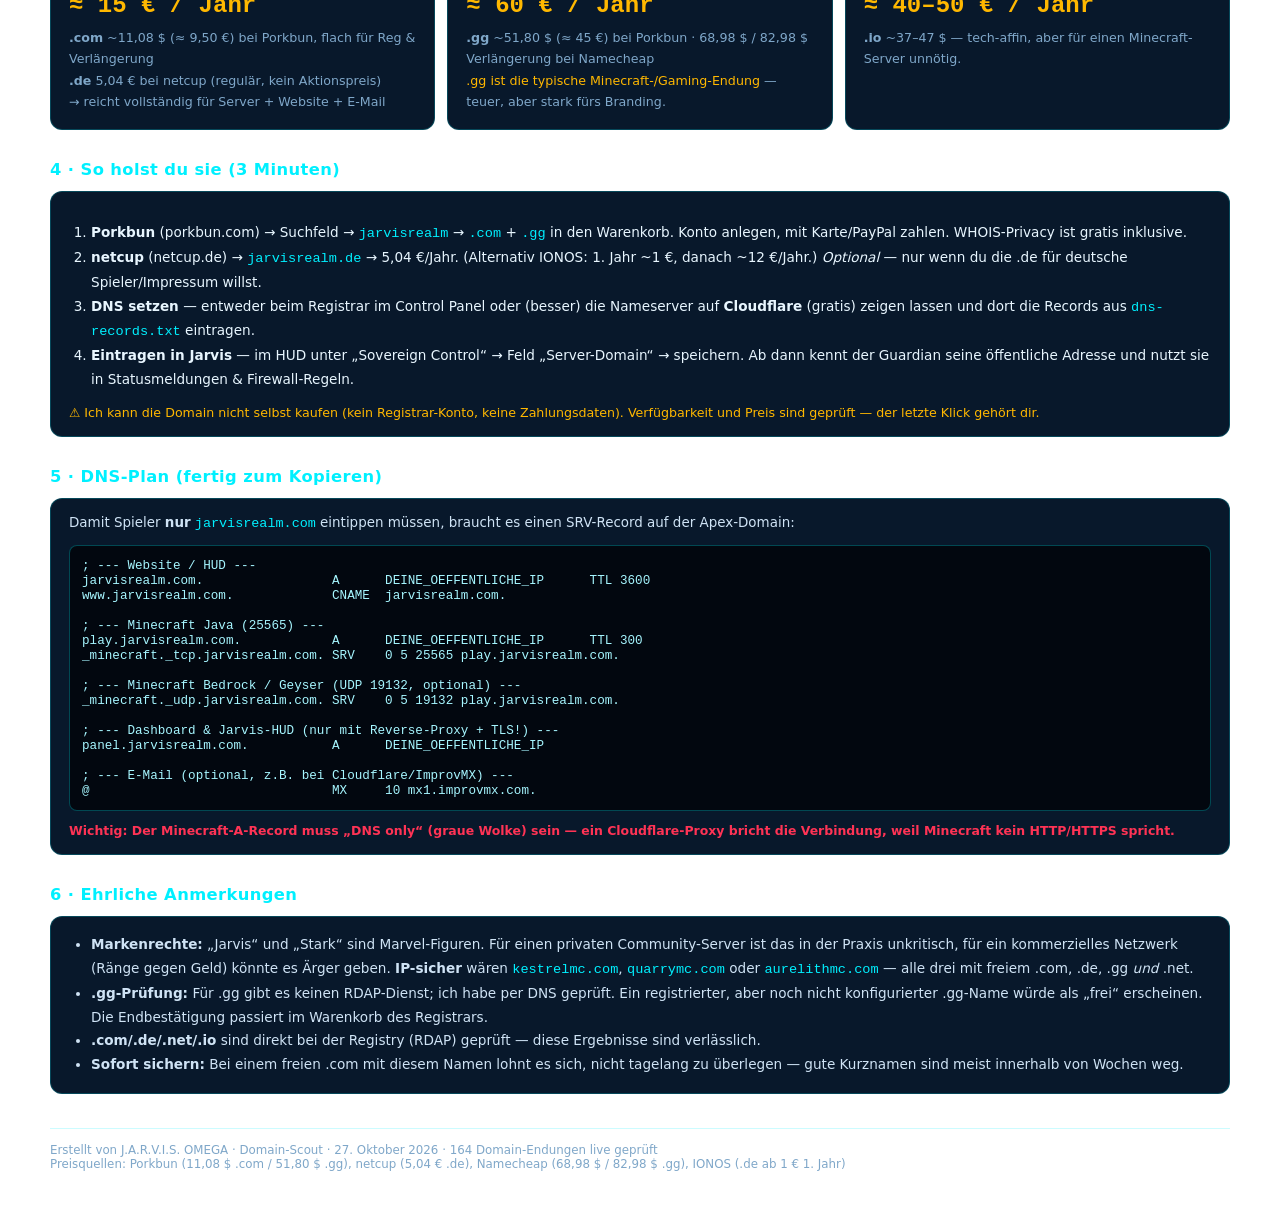
<file: docs/JARVIS-DOMAIN-REPORT.html>
<!DOCTYPE html>
<html lang="de"><head><meta charset="utf-8">
<meta name="viewport" content="width=device-width, initial-scale=1">
<title>J.A.R.V.I.S. OMEGA — Domain Scout Report</title>
<style>
  :root { --cyan:#00f0ff; --gold:#ffb800; --green:#00ff9d; --red:#ff3355; --bg:#03080f; --card:#08182b; --muted:#7fa7c9; }
  * { box-sizing:border-box; }
  body { margin:0; background:radial-gradient(1200px 600px at 15% -10%, #0d2740 0%, {{--bg}} 60%);
         color:#e8f6ff; font-family:'Segoe UI',Roboto,system-ui,sans-serif; padding:26px 18px 60px; }
  .wrap { max-width:1180px; margin:0 auto; }
  header { display:flex; gap:16px; align-items:center; padding-bottom:18px; border-bottom:1px solid rgba(0,240,255,.25); }
  h1 { font-size:1.5rem; margin:0; letter-spacing:.5px; }
  h1 span { color:var(--cyan); }
  .sub { font-size:.82rem; color:var(--muted); margin-top:4px; }
  h2 { font-size:1.02rem; color:var(--cyan); margin:30px 0 10px; letter-spacing:.4px; }
  .hero { margin-top:22px; background:linear-gradient(135deg, rgba(0,240,255,.10), rgba(255,184,0,.06));
           border:1px solid var(--cyan); border-radius:14px; padding:20px 22px; }
  .hero .name { font-size:2.1rem; font-weight:900; letter-spacing:.5px;
                 background:linear-gradient(90deg,#00f0ff,#7ef9ff,#ffb800); -webkit-background-clip:text; background-clip:text; color:transparent; }
  .hero .dom { font-family:monospace; color:var(--gold); font-size:1.02rem; margin-top:6px; }
  .pill { display:inline-block; padding:3px 10px; border-radius:20px; font-size:.72rem; font-weight:800;
           font-family:monospace; margin:3px 5px 0 0; }
  .ok { background:rgba(0,255,157,.14); color:var(--green); border:1px solid rgba(0,255,157,.45); }
  .warn { background:rgba(255,184,0,.14); color:var(--gold); border:1px solid rgba(255,184,0,.45); }
  table { width:100%; border-collapse:collapse; font-size:.82rem; }
  th { text-align:left; font-size:.7rem; text-transform:uppercase; letter-spacing:.6px; color:var(--muted);
        border-bottom:1px solid rgba(0,240,255,.25); padding:8px 8px; font-weight:700; }
  td { padding:9px 8px; border-bottom:1px solid rgba(0,240,255,.10); vertical-align:top; }
  tr:hover td { background:rgba(0,240,255,.045); }
  .panel { background:var(--card); border:1px solid rgba(0,240,255,.22); border-radius:12px; padding:16px 18px; margin-top:12px; }
  pre { background:#02070f; border:1px solid rgba(0,240,255,.28); border-radius:8px; padding:12px;
         font-family:ui-monospace,Menlo,Consolas,monospace; font-size:.79rem; color:#a6f6ff; overflow-x:auto; }
  code { font-family:ui-monospace,Menlo,Consolas,monospace; color:var(--cyan); }
  ol, ul { font-size:.85rem; line-height:1.75; padding-left:22px; }
  .grid { display:grid; grid-template-columns:repeat(auto-fit,minmax(300px,1fr)); gap:12px; }
  .price { font-family:monospace; font-weight:800; color:var(--gold); }
  footer { margin-top:34px; font-size:.74rem; color:var(--muted); border-top:1px solid rgba(0,240,255,.2); padding-top:14px; }
  .bar { height:6px; background:rgba(255,255,255,.07); border-radius:4px; overflow:hidden; margin-top:6px; }
  .bar > i { display:block; height:100%; background:linear-gradient(90deg,#00f0ff,#ffb800); }
</style></head><body><div class="wrap">

<header>
  <svg width="64" height="64" viewBox="0 0 100 100" aria-hidden="true">
    <circle cx="50" cy="50" r="45" fill="none" stroke="#00f0ff" stroke-width="3" stroke-dasharray="12 6"/>
    <circle cx="50" cy="50" r="33" fill="none" stroke="#ffb800" stroke-width="2" stroke-dasharray="8 8"/>
    <circle cx="50" cy="50" r="20" fill="rgba(0,240,255,.18)" stroke="#00f0ff" stroke-width="4"/>
    <circle cx="50" cy="50" r="9" fill="#00f0ff"/>
  </svg>
  <div>
    <h1>J.A.R.V.I.S. OMEGA — <span>DOMAIN SCOUT REPORT</span></h1>
    <div class="sub">Minecraft-Server-Namen &amp; Registry-geprüfte Domain-Verfügbarkeit · Stand 27. Oktober 2026</div>
  </div>
</header>

<div class="hero">
  <div style="font-size:.74rem;letter-spacing:2px;color:var(--muted);font-weight:800;">MEINE EMPFEHLUNG, SIR</div>
  <div class="name">JarvisRealm</div>
  <div class="dom">play.jarvisrealm.com &nbsp;·&nbsp; jarvisrealm.gg &nbsp;·&nbsp; jarvisrealm.de</div>
  <div style="margin-top:10px;">
    <span class="pill ok">.com frei</span><span class="pill ok">.de frei</span>
    <span class="pill ok">.gg frei</span><span class="pill ok">.net frei</span>
    <span class="pill warn">alle 4 Endungen frei — selten</span>
  </div>
  <p style="font-size:.88rem;line-height:1.7;margin:14px 0 0;">
    „Realm“ ist im Minecraft-Universum ein etablierter Begriff (Minecraft <em>Realms</em>) — zusammen mit deinem
    Produktnamen ergibt das eine Marke, die man einmal hört und nie wieder vergisst. Sie ist kurz (11 Zeichen),
    ohne Bindestrich, ohne Zahl, auf Deutsch wie Englisch aussprechbar und funktioniert als
    <code>play.jarvisrealm.com</code>, <code>@jarvisrealm</code> im Discord und als Server-Name im Voice-Chat.
    Dazu sind <strong>alle vier Endungen gleichzeitig frei</strong> — du kannst die Marke also rundum absichern.
  </p>
</div>

<h2>1 · Shortlist — live gegen die Registry geprüft</h2>
<div class="panel" style="padding:6px 10px;">
<table>
  <thead><tr><th>#</th><th>Name</th><th>.com</th><th>.de</th><th>.gg</th><th>.net</th><th>Warum</th></tr></thead>
  <tbody><tr>
      <td style="font-size:1.05rem;font-weight:800;color:#ffb800;">🥇</td>
      <td><strong style="color:#00f0ff;font-size:1rem;">JarvisRealm</strong><div style="font-size:.72rem;color:#7fa7c9;font-family:monospace;">jarvisrealm</div></td>
      <td style="color:#00ff9d;font-weight:700;">frei ✅</td><td style="color:#00ff9d;font-weight:700;">frei ✅</td><td style="color:#00ff9d;font-weight:700;">frei ✅</td><td style="color:#00ff9d;font-weight:700;">frei ✅</td>
      <td style="font-size:.78rem;color:#cfe3f5;">Bindet deinen J.A.R.V.I.S.-Namen + Minecraft-„Realm“. „play.jarvisrealm.com“ liest sich wie ein echtes Netzwerk.</td>
    </tr><tr>
      <td style="font-size:1.05rem;font-weight:800;color:#ffb800;">🥈</td>
      <td><strong style="color:#00f0ff;font-size:1rem;">StarkRealm</strong><div style="font-size:.72rem;color:#7fa7c9;font-family:monospace;">starkrealm</div></td>
      <td style="color:#00ff9d;font-weight:700;">frei ✅</td><td style="color:#00ff9d;font-weight:700;">frei ✅</td><td style="color:#00ff9d;font-weight:700;">frei ✅</td><td style="color:#00ff9d;font-weight:700;">frei ✅</td>
      <td style="font-size:.78rem;color:#cfe3f5;">Tony-Stark-Vibe, kurz, einprägsam. „Realm“ = Minecraft-Sprachgebrauch.</td>
    </tr><tr>
      <td style="font-size:1.05rem;font-weight:800;color:#ffb800;">🥉</td>
      <td><strong style="color:#00f0ff;font-size:1rem;">JarvisMC</strong><div style="font-size:.72rem;color:#7fa7c9;font-family:monospace;">jarismic</div></td>
      <td style="color:#00ff9d;font-weight:700;">frei ✅</td><td style="color:#00ff9d;font-weight:700;">frei ✅</td><td style="color:#00ff9d;font-weight:700;">frei ✅</td><td style="color:#00ff9d;font-weight:700;">frei ✅</td>
      <td style="font-size:.78rem;color:#cfe3f5;">Sehr kurz (8 Zeichen), .mc steckt im Namen → ideal für Discord-Handle & Merch.</td>
    </tr><tr>
      <td style="font-size:1.05rem;font-weight:800;color:#ffb800;">4</td>
      <td><strong style="color:#00f0ff;font-size:1rem;">JarvisGuard</strong><div style="font-size:.72rem;color:#7fa7c9;font-family:monospace;">jarvisguard</div></td>
      <td style="color:#ff3355;">belegt</td><td style="color:#00ff9d;font-weight:700;">frei ✅</td><td style="color:#00ff9d;font-weight:700;">frei ✅</td><td style="color:#00ff9d;font-weight:700;">frei ✅</td>
      <td style="font-size:.78rem;color:#cfe3f5;">Der Name transportiert direkt dein Anti-Cheat/Anti-DDoS-Feature („Guardian“).</td>
    </tr><tr>
      <td style="font-size:1.05rem;font-weight:800;color:#ffb800;">5</td>
      <td><strong style="color:#00f0ff;font-size:1rem;">AegisRealm</strong><div style="font-size:.72rem;color:#7fa7c9;font-family:monospace;">aegisrealm</div></td>
      <td style="color:#ff3355;">belegt</td><td style="color:#00ff9d;font-weight:700;">frei ✅</td><td style="color:#00ff9d;font-weight:700;">frei ✅</td><td style="color:#00ff9d;font-weight:700;">frei ✅</td>
      <td style="font-size:.78rem;color:#cfe3f5;">Aegis = Schild des Zeus → perfekte Story für Cyber-Shield & Guardian.</td>
    </tr><tr>
      <td style="font-size:1.05rem;font-weight:800;color:#ffb800;">6</td>
      <td><strong style="color:#00f0ff;font-size:1rem;">OmegaRealm</strong><div style="font-size:.72rem;color:#7fa7c9;font-family:monospace;">omegarealm</div></td>
      <td style="color:#ff3355;">belegt</td><td style="color:#00ff9d;font-weight:700;">frei ✅</td><td style="color:#00ff9d;font-weight:700;">frei ✅</td><td style="color:#ff3355;">belegt</td>
      <td style="font-size:.78rem;color:#cfe3f5;">Direkt an „Mark LXXXV OMEGA“ angebunden.</td>
    </tr></tbody>
</table>
</div>

<h2>2 · Weitere geprüfte Alternativen</h2>
<div class="panel" style="padding:6px 10px;">
<table>
  <thead><tr><th>Domain-Name</th><th>.com</th><th>.de</th><th>.gg</th><th>.net</th></tr></thead>
  <tbody><tr><td style="font-family:monospace;color:#cfe3f5;">kestrelmc</td><td style="color:#00ff9d;font-weight:700;">frei ✅</td><td style="color:#00ff9d;font-weight:700;">frei ✅</td><td style="color:#00ff9d;font-weight:700;">frei ✅</td><td style="color:#00ff9d;font-weight:700;">frei ✅</td></tr><tr><td style="font-family:monospace;color:#cfe3f5;">quarrymc</td><td style="color:#00ff9d;font-weight:700;">frei ✅</td><td style="color:#00ff9d;font-weight:700;">frei ✅</td><td style="color:#00ff9d;font-weight:700;">frei ✅</td><td style="color:#ff3355;">belegt</td></tr><tr><td style="font-family:monospace;color:#cfe3f5;">aurelithmc</td><td style="color:#00ff9d;font-weight:700;">frei ✅</td><td style="color:#00ff9d;font-weight:700;">frei ✅</td><td style="color:#00ff9d;font-weight:700;">frei ✅</td><td style="color:#00ff9d;font-weight:700;">frei ✅</td></tr><tr><td style="font-family:monospace;color:#cfe3f5;">cobaltnx</td><td style="color:#00ff9d;font-weight:700;">frei ✅</td><td style="color:#00ff9d;font-weight:700;">frei ✅</td><td style="color:#00ff9d;font-weight:700;">frei ✅</td><td style="color:#00ff9d;font-weight:700;">frei ✅</td></tr><tr><td style="font-family:monospace;color:#cfe3f5;">starkcraft</td><td style="color:#ff3355;">belegt</td><td style="color:#00ff9d;font-weight:700;">frei ✅</td><td style="color:#00ff9d;font-weight:700;">frei ✅</td><td style="color:#ff3355;">belegt</td></tr><tr><td style="font-family:monospace;color:#cfe3f5;">jarviscraft</td><td style="color:#ff3355;">belegt</td><td style="color:#00ff9d;font-weight:700;">frei ✅</td><td style="color:#00ff9d;font-weight:700;">frei ✅</td><td style="color:#00ff9d;font-weight:700;">frei ✅</td></tr><tr><td style="font-family:monospace;color:#cfe3f5;">aegiscraft</td><td style="color:#ff3355;">belegt</td><td style="color:#00ff9d;font-weight:700;">frei ✅</td><td style="color:#00ff9d;font-weight:700;">frei ✅</td><td style="color:#00ff9d;font-weight:700;">frei ✅</td></tr><tr><td style="font-family:monospace;color:#cfe3f5;">sentinelcraft</td><td style="color:#ff3355;">belegt</td><td style="color:#00ff9d;font-weight:700;">frei ✅</td><td style="color:#00ff9d;font-weight:700;">frei ✅</td><td style="color:#ff3355;">belegt</td></tr><tr><td style="font-family:monospace;color:#cfe3f5;">redstonenexus</td><td style="color:#ff3355;">belegt</td><td style="color:#00ff9d;font-weight:700;">frei ✅</td><td style="color:#00ff9d;font-weight:700;">frei ✅</td><td style="color:#00ff9d;font-weight:700;">frei ✅</td></tr><tr><td style="font-family:monospace;color:#cfe3f5;">cobaltcraft</td><td style="color:#ff3355;">belegt</td><td style="color:#00ff9d;font-weight:700;">frei ✅</td><td style="color:#00ff9d;font-weight:700;">frei ✅</td><td style="color:#ff3355;">belegt</td></tr><tr><td style="font-family:monospace;color:#cfe3f5;">ironspire</td><td style="color:#ff3355;">belegt</td><td style="color:#00ff9d;font-weight:700;">frei ✅</td><td style="color:#00ff9d;font-weight:700;">frei ✅</td><td style="color:#ff3355;">belegt</td></tr><tr><td style="font-family:monospace;color:#cfe3f5;">deepvale</td><td style="color:#ff3355;">belegt</td><td style="color:#00ff9d;font-weight:700;">frei ✅</td><td style="color:#00ff9d;font-weight:700;">frei ✅</td><td style="color:#00ff9d;font-weight:700;">frei ✅</td></tr><tr><td style="font-family:monospace;color:#cfe3f5;">lumenmc</td><td style="color:#ff3355;">belegt</td><td style="color:#00ff9d;font-weight:700;">frei ✅</td><td style="color:#00ff9d;font-weight:700;">frei ✅</td><td style="color:#00ff9d;font-weight:700;">frei ✅</td></tr><tr><td style="font-family:monospace;color:#cfe3f5;">nexusrealm</td><td style="color:#ff3355;">belegt</td><td style="color:#00ff9d;font-weight:700;">frei ✅</td><td style="color:#00ff9d;font-weight:700;">frei ✅</td><td style="color:#ff3355;">belegt</td></tr><tr><td style="font-family:monospace;color:#cfe3f5;">redstonerealm</td><td style="color:#ff3355;">belegt</td><td style="color:#00ff9d;font-weight:700;">frei ✅</td><td style="color:#00ff9d;font-weight:700;">frei ✅</td><td style="color:#00ff9d;font-weight:700;">frei ✅</td></tr><tr><td style="font-family:monospace;color:#cfe3f5;">omegacraftnetwork</td><td style="color:#00ff9d;font-weight:700;">frei ✅</td><td style="color:#00ff9d;font-weight:700;">frei ✅</td><td style="color:#00ff9d;font-weight:700;">frei ✅</td><td style="color:#00ff9d;font-weight:700;">frei ✅</td></tr></tbody>
</table>
<div style="font-size:.72rem;color:var(--muted);padding:8px 4px 2px;">
  Geprüft am 27. Oktober 2026 gegen Verisign-RDAP (.com/.net), DENIC-RDAP (.de), Identity-Digital-RDAP (.io) und DNS (Google DoH für .gg).
</div>
</div>

<h2>3 · Was es kostet</h2>
<div class="grid">
  <div class="panel">
    <div style="color:var(--cyan);font-weight:800;font-size:.9rem;">Empfehlung: .com + .de</div>
    <div class="price" style="font-size:1.5rem;margin:8px 0;">≈ 15 € / Jahr</div>
    <div style="font-size:.79rem;color:var(--muted);line-height:1.7;">
      <strong>.com</strong> ~11,08 $ (≈ 9,50 €) bei Porkbun, flach für Reg &amp; Verlängerung<br>
      <strong>.de</strong> 5,04 € bei netcup (regulär, kein Aktionspreis)<br>
      → reicht vollständig für Server + Website + E-Mail
    </div>
  </div>
  <div class="panel">
    <div style="color:var(--gold);font-weight:800;font-size:.9rem;">Voller Marken-Schutz: + .gg</div>
    <div class="price" style="font-size:1.5rem;margin:8px 0;">≈ 60 € / Jahr</div>
    <div style="font-size:.79rem;color:var(--muted);line-height:1.7;">
      <strong>.gg</strong> ~51,80 $ (≈ 45 €) bei Porkbun · 68,98 $ / 82,98 $ Verlängerung bei Namecheap<br>
      <span style="color:var(--gold)">.gg ist die typische Minecraft-/Gaming-Endung</span> — teuer, aber stark fürs Branding.
    </div>
  </div>
  <div class="panel">
    <div style="color:var(--muted);font-weight:800;font-size:.9rem;">Nice-to-have</div>
    <div class="price" style="font-size:1.5rem;margin:8px 0;">≈ 40–50 € / Jahr</div>
    <div style="font-size:.79rem;color:var(--muted);line-height:1.7;">
      <strong>.io</strong> ~37–47 $ — tech-affin, aber für einen Minecraft-Server unnötig.
    </div>
  </div>
</div>

<h2>4 · So holst du sie (3 Minuten)</h2>
<div class="panel">
<ol>
  <li><strong>Porkbun</strong> (porkbun.com) → Suchfeld → <code>jarvisrealm</code> → <code>.com</code> + <code>.gg</code> in den Warenkorb.
      Konto anlegen, mit Karte/PayPal zahlen. WHOIS-Privacy ist gratis inklusive.</li>
  <li><strong>netcup</strong> (netcup.de) → <code>jarvisrealm.de</code> → 5,04 €/Jahr. (Alternativ IONOS: 1. Jahr ~1 €, danach ~12 €/Jahr.)
      <em>Optional</em> — nur wenn du die .de für deutsche Spieler/Impressum willst.</li>
  <li><strong>DNS setzen</strong> — entweder beim Registrar im Control Panel oder (besser) die Nameserver auf
      <strong>Cloudflare</strong> (gratis) zeigen lassen und dort die Records aus <code>dns-records.txt</code> eintragen.</li>
  <li><strong>Eintragen in Jarvis</strong> — im HUD unter „Sovereign Control“ → Feld „Server-Domain“ → speichern.
      Ab dann kennt der Guardian seine öffentliche Adresse und nutzt sie in Statusmeldungen &amp; Firewall-Regeln.</li>
</ol>
<div style="margin-top:8px;font-size:.79rem;color:var(--gold);">
  ⚠️ Ich kann die Domain nicht selbst kaufen (kein Registrar-Konto, keine Zahlungsdaten). Verfügbarkeit und Preis
  sind geprüft — der letzte Klick gehört dir.
</div>
</div>

<h2>5 · DNS-Plan (fertig zum Kopieren)</h2>
<div class="panel">
<p style="font-size:.84rem;color:#cfe3f5;margin-top:0;">
Damit Spieler <strong>nur</strong> <code>jarvisrealm.com</code> eintippen müssen, braucht es einen SRV-Record auf der Apex-Domain:
</p>
<pre>; --- Website / HUD ---
jarvisrealm.com.                 A      DEINE_OEFFENTLICHE_IP      TTL 3600
www.jarvisrealm.com.             CNAME  jarvisrealm.com.

; --- Minecraft Java (25565) ---
play.jarvisrealm.com.            A      DEINE_OEFFENTLICHE_IP      TTL 300
_minecraft._tcp.jarvisrealm.com. SRV    0 5 25565 play.jarvisrealm.com.

; --- Minecraft Bedrock / Geyser (UDP 19132, optional) ---
_minecraft._udp.jarvisrealm.com. SRV    0 5 19132 play.jarvisrealm.com.

; --- Dashboard & Jarvis-HUD (nur mit Reverse-Proxy + TLS!) ---
panel.jarvisrealm.com.           A      DEINE_OEFFENTLICHE_IP

; --- E-Mail (optional, z.B. bei Cloudflare/ImprovMX) ---
@                                MX     10 mx1.improvmx.com.</pre>
<div style="font-size:.78rem;color:var(--red);font-weight:700;margin-top:6px;">
  Wichtig: Der Minecraft-A-Record muss „DNS only“ (graue Wolke) sein — ein Cloudflare-Proxy bricht die Verbindung,
  weil Minecraft kein HTTP/HTTPS spricht.
</div>
</div>

<h2>6 · Ehrliche Anmerkungen</h2>
<div class="panel" style="font-size:.82rem;line-height:1.8;color:#cfe3f5;">
  <ul style="margin:0;">
    <li><strong>Markenrechte:</strong> „Jarvis“ und „Stark“ sind Marvel-Figuren. Für einen privaten Community-Server
        ist das in der Praxis unkritisch, für ein kommerzielles Netzwerk (Ränge gegen Geld) könnte es Ärger geben.
        <strong>IP-sicher</strong> wären <code>kestrelmc.com</code>, <code>quarrymc.com</code> oder <code>aurelithmc.com</code> —
        alle drei mit freiem .com, .de, .gg <em>und</em> .net.</li>
    <li><strong>.gg-Prüfung:</strong> Für .gg gibt es keinen RDAP-Dienst; ich habe per DNS geprüft. Ein registrierter,
        aber noch nicht konfigurierter .gg-Name würde als „frei“ erscheinen. Die Endbestätigung passiert im
        Warenkorb des Registrars.</li>
    <li><strong>.com/.de/.net/.io</strong> sind direkt bei der Registry (RDAP) geprüft — diese Ergebnisse sind verlässlich.</li>
    <li><strong>Sofort sichern:</strong> Bei einem freien .com mit diesem Namen lohnt es sich, nicht tagelang zu überlegen —
        gute Kurznamen sind meist innerhalb von Wochen weg.</li>
  </ul>
</div>

<footer>
  Erstellt von J.A.R.V.I.S. OMEGA · Domain-Scout · 27. Oktober 2026 · 164 Domain-Endungen live geprüft<br>
  Preisquellen: Porkbun (11,08 $ .com / 51,80 $ .gg), netcup (5,04 € .de), Namecheap (68,98 $ / 82,98 $ .gg), IONOS (.de ab 1 € 1. Jahr)
</footer>
</div></body></html>
</file>
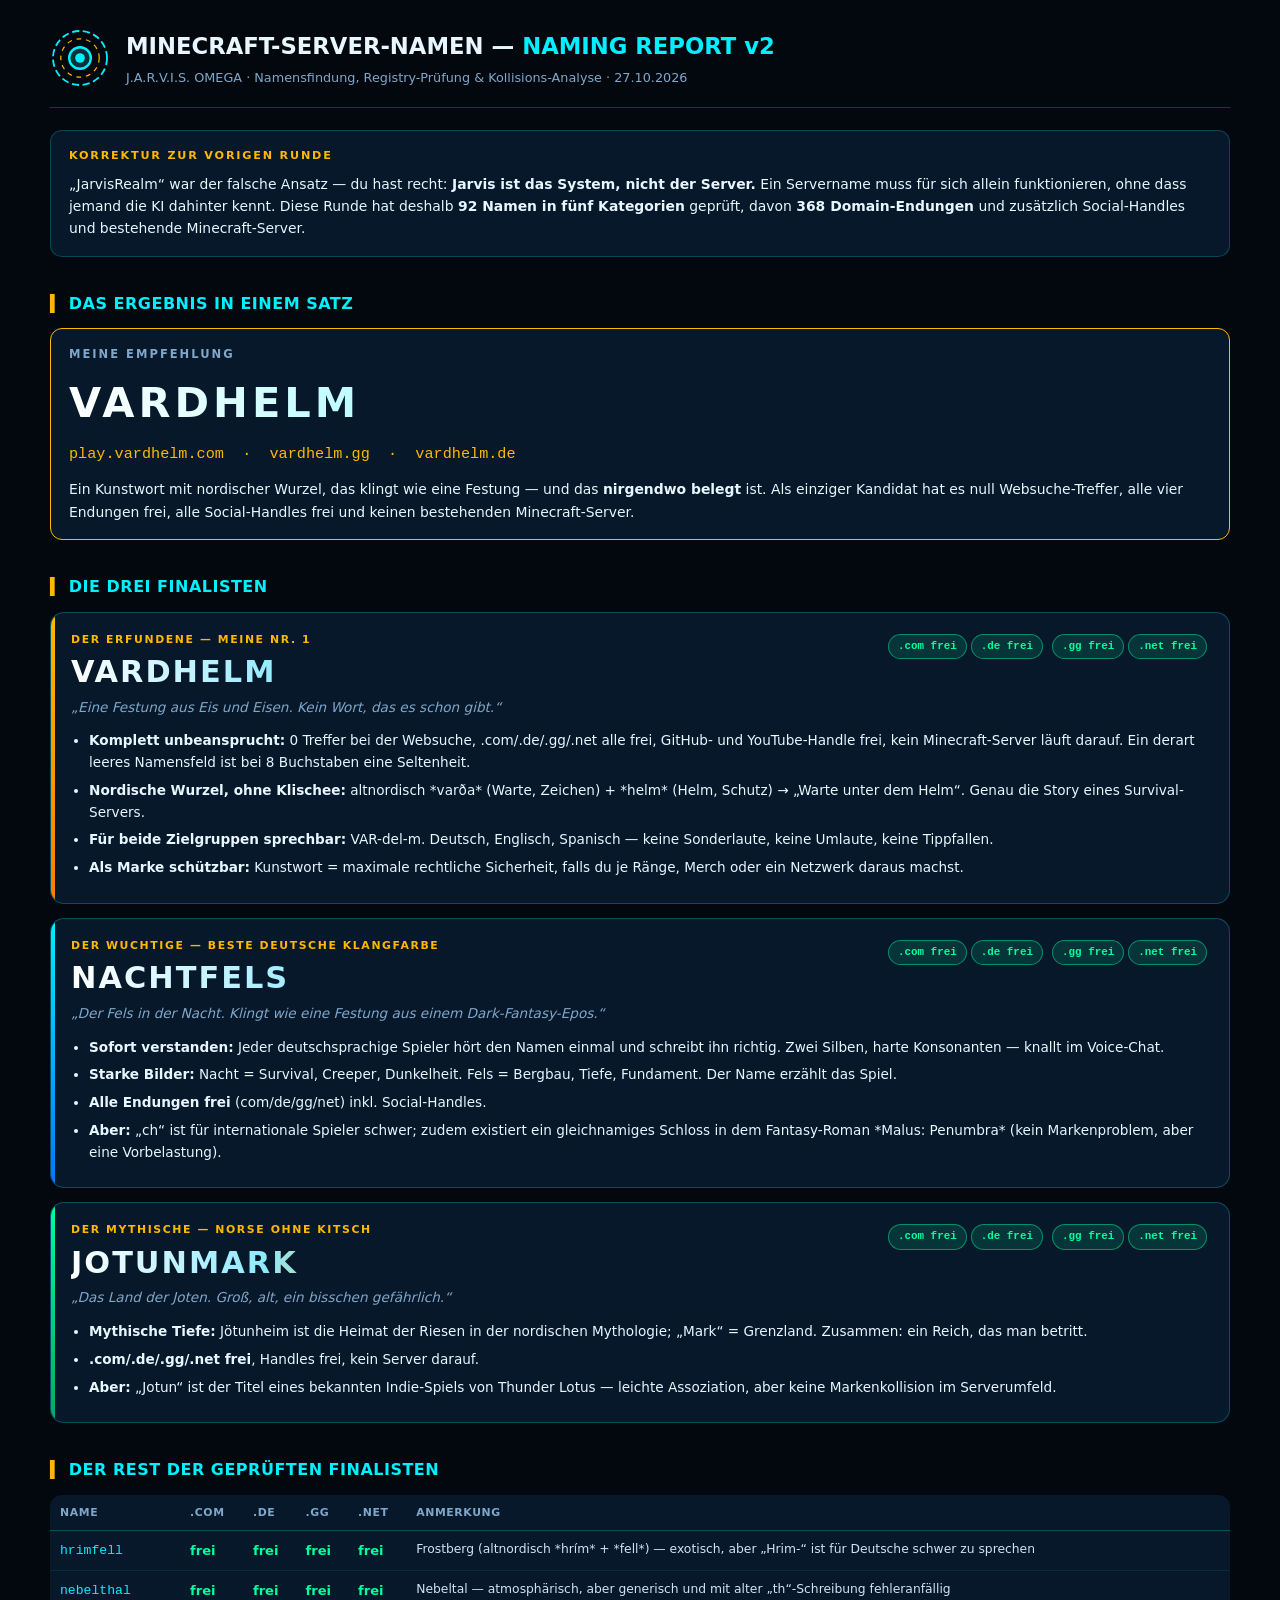
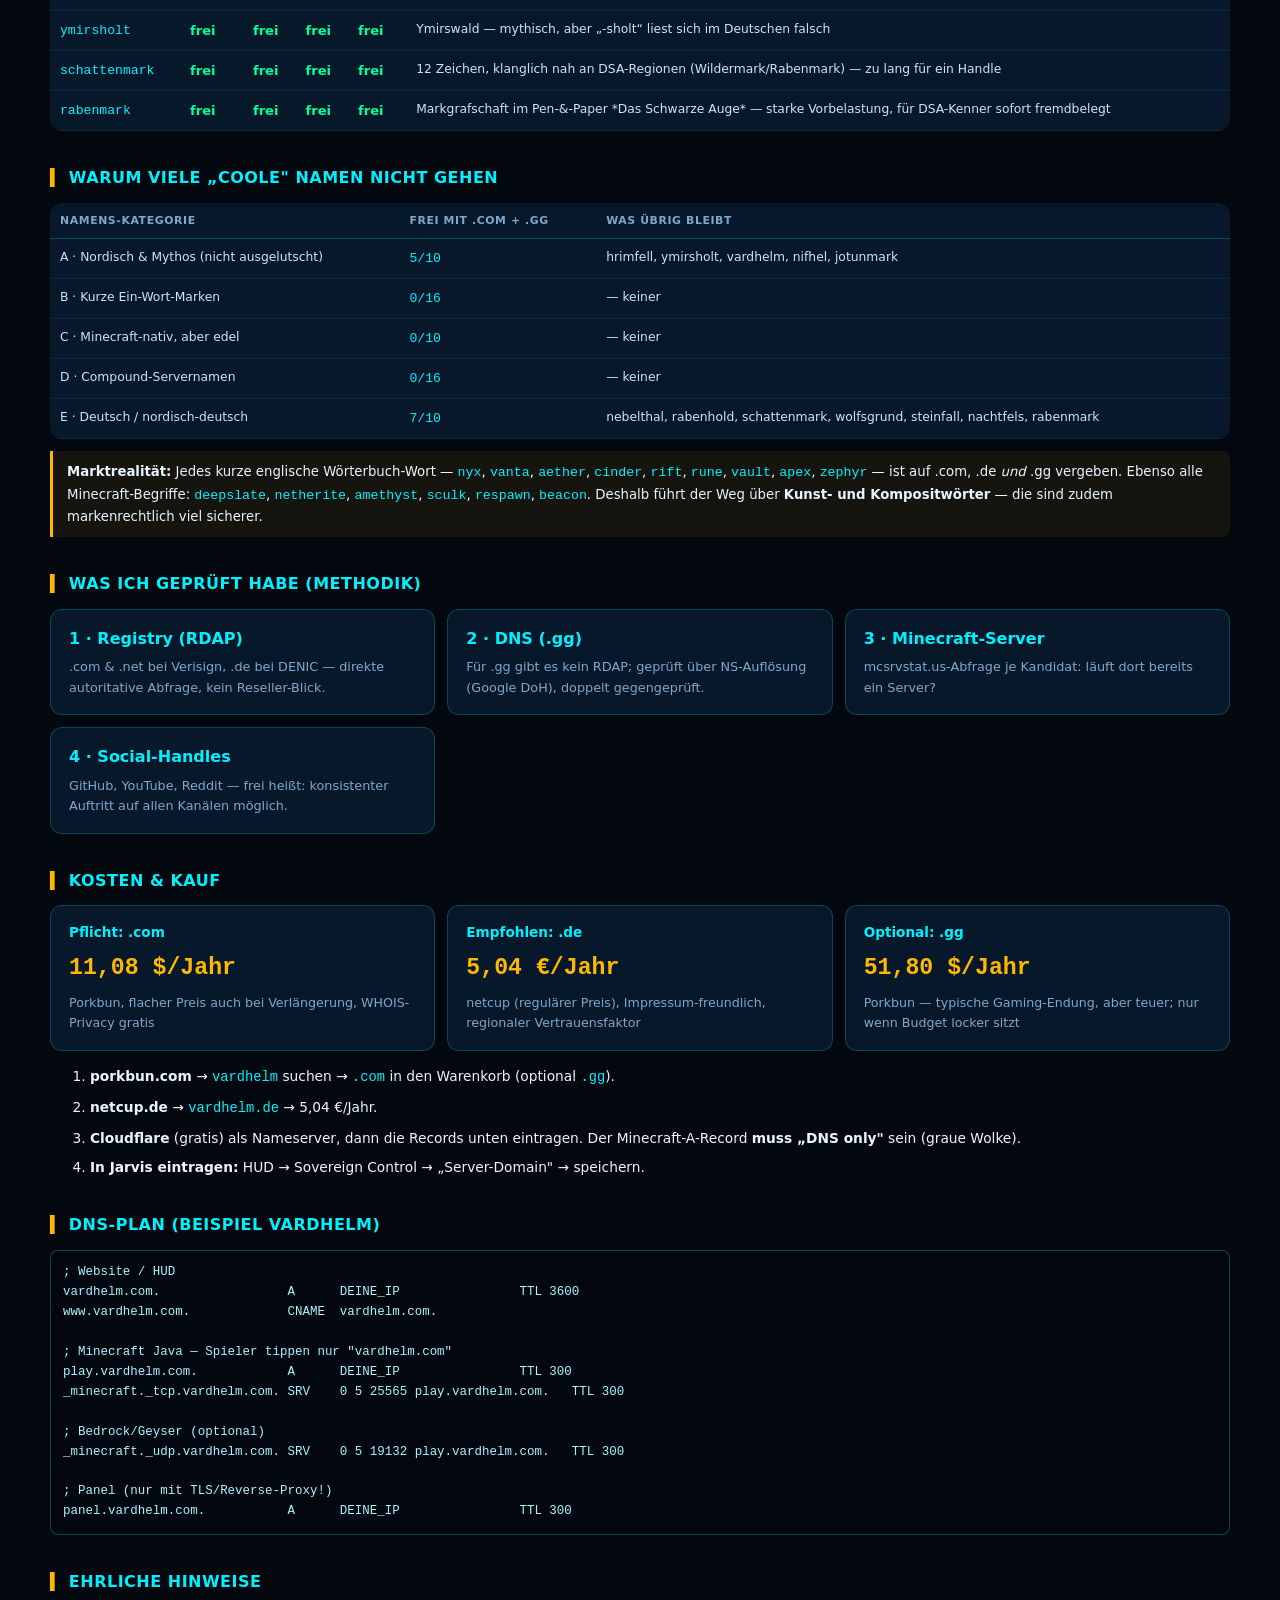
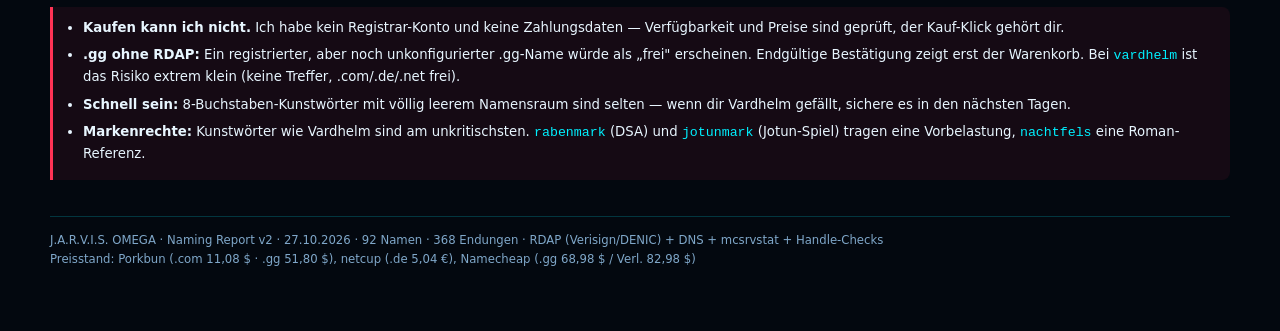
<file: docs/MINECRAFT-SERVER-NAMEN-REPORT.html>
<!DOCTYPE html>
<html lang="de"><head><meta charset="utf-8"><meta name="viewport" content="width=device-width,initial-scale=1">
<title>Minecraft-Server-Namen — J.A.R.V.I.S. OMEGA Naming Report v2</title>
<style>
 :root{--cyan:#00f0ff;--gold:#ffb800;--green:#00ff9d;--red:#ff3355;--bg:#03080f;--card:#08182b;--muted:#7fa7c9;}
 *{box-sizing:border-box}
 body{margin:0;background:radial-gradient(1300px 650px at 12% -12%,#0d2740 0%,var(--bg) 62%);
      color:#e8f6ff;font-family:'Segoe UI',Roboto,system-ui,sans-serif;padding:28px 18px 70px;line-height:1.6}
 .wrap{max-width:1180px;margin:0 auto}
 header{display:flex;gap:16px;align-items:center;border-bottom:1px solid rgba(0,240,255,.25);padding-bottom:18px}
 h1{font-size:1.42rem;margin:0} h1 span{color:var(--cyan)}
 .sub{font-size:.8rem;color:var(--muted);margin-top:4px}
 h2{font-size:1rem;color:var(--cyan);margin:34px 0 12px;letter-spacing:.5px;text-transform:uppercase}
 h2::before{content:"▍";color:var(--gold);margin-right:6px}
 .cand{background:var(--card);border:1px solid rgba(0,240,255,.25);border-radius:14px;padding:18px 20px;margin-bottom:14px;position:relative;overflow:hidden}
 .cand::before{content:"";position:absolute;left:0;top:0;bottom:0;width:4px}
 .cand.gold::before{background:linear-gradient(180deg,#ffb800,#ff7a00)}
 .cand.cyan::before{background:linear-gradient(180deg,#00f0ff,#0077ff)}
 .cand.green::before{background:linear-gradient(180deg,#00ff9d,#00a86b)}
 .cand-head{display:flex;justify-content:space-between;gap:14px;flex-wrap:wrap;align-items:flex-start}
 .tag{font-size:.68rem;letter-spacing:1.6px;text-transform:uppercase;color:var(--gold);font-weight:800}
 .cand-name{font-size:1.9rem;font-weight:900;letter-spacing:2px;
   background:linear-gradient(90deg,#ffffff,#8fe9ff,#ffb800);-webkit-background-clip:text;background-clip:text;color:transparent}
 .claim{font-size:.85rem;color:var(--muted);font-style:italic}
 .tlds{text-align:right;min-width:180px}
 .pill{display:inline-block;padding:3px 9px;border-radius:20px;font-size:.68rem;font-weight:800;font-family:monospace;margin:2px}
 .ok{background:rgba(0,255,157,.13);color:var(--green);border:1px solid rgba(0,255,157,.45)}
 ul{margin:12px 0 0 18px;padding:0;font-size:.85rem} li{margin-bottom:6px}
 table{width:100%;border-collapse:collapse;font-size:.82rem;background:var(--card);border-radius:12px;overflow:hidden}
 th{text-align:left;font-size:.68rem;text-transform:uppercase;letter-spacing:.6px;color:var(--muted);
    border-bottom:1px solid rgba(0,240,255,.25);padding:9px 10px}
 td{padding:9px 10px;border-bottom:1px solid rgba(0,240,255,.09);vertical-align:top}
 .free{color:var(--green);font-weight:700} .taken{color:var(--red)} .unk{color:var(--gold)}
 .mono{font-family:ui-monospace,Menlo,Consolas,monospace;color:var(--cyan)}
 .note{font-size:.77rem;color:#cfe3f5}
 .box{background:var(--card);border:1px solid rgba(0,240,255,.22);border-radius:12px;padding:16px 18px}
 .grid{display:grid;grid-template-columns:repeat(auto-fit,minmax(290px,1fr));gap:12px}
 pre{background:#02070f;border:1px solid rgba(0,240,255,.28);border-radius:8px;padding:12px;
    font-family:ui-monospace,Menlo,Consolas,monospace;font-size:.78rem;color:#a6f6ff;overflow-x:auto}
 code{font-family:ui-monospace,Menlo,Consolas,monospace;color:var(--cyan)}
 .warn{border-left:3px solid var(--gold);background:rgba(255,184,0,.07);padding:10px 14px;border-radius:0 8px 8px 0;font-size:.83rem}
 .bad{border-left:3px solid var(--red);background:rgba(255,51,85,.07);padding:10px 14px;border-radius:0 8px 8px 0;font-size:.83rem}
 footer{margin-top:36px;font-size:.73rem;color:var(--muted);border-top:1px solid rgba(0,240,255,.2);padding-top:14px}
 ol{font-size:.86rem} ol li{margin-bottom:7px}
</style></head><body><div class="wrap">

<header>
  <svg width="60" height="60" viewBox="0 0 100 100"><circle cx="50" cy="50" r="45" fill="none" stroke="#00f0ff" stroke-width="3" stroke-dasharray="12 6"/>
  <circle cx="50" cy="50" r="32" fill="none" stroke="#ffb800" stroke-width="2" stroke-dasharray="8 8"/>
  <circle cx="50" cy="50" r="18" fill="rgba(0,240,255,.18)" stroke="#00f0ff" stroke-width="4"/><circle cx="50" cy="50" r="8" fill="#00f0ff"/></svg>
  <div><h1>MINECRAFT-SERVER-NAMEN — <span>NAMING REPORT v2</span></h1>
  <div class="sub">J.A.R.V.I.S. OMEGA · Namensfindung, Registry-Prüfung &amp; Kollisions-Analyse · 27.10.2026</div></div>
</header>

<div class="box" style="margin-top:22px;">
  <div style="font-size:.7rem;letter-spacing:1.8px;color:var(--gold);font-weight:800;">KORREKTUR ZUR VORIGEN RUNDE</div>
  <p style="font-size:.87rem;margin:8px 0 0;">„JarvisRealm“ war der falsche Ansatz — du hast recht: <strong>Jarvis ist das System, nicht der Server.</strong>
  Ein Servername muss für sich allein funktionieren, ohne dass jemand die KI dahinter kennt. Diese Runde hat deshalb
  <strong>92 Namen in fünf Kategorien</strong> geprüft, davon <strong>368 Domain-Endungen</strong> und zusätzlich Social-Handles
  und bestehende Minecraft-Server.</p>
</div>

<h2>Das Ergebnis in einem Satz</h2>
<div class="box" style="border-color:var(--gold);">
  <div style="font-size:.72rem;letter-spacing:2px;color:var(--muted);font-weight:800;">MEINE EMPFEHLUNG</div>
  <div style="font-size:2.6rem;font-weight:900;letter-spacing:4px;margin:6px 0;
       background:linear-gradient(90deg,#fff,#7ef9ff,#ffb800);-webkit-background-clip:text;background-clip:text;color:transparent;">VARDHELM</div>
  <div style="font-family:monospace;color:var(--gold);font-size:.95rem;">play.vardhelm.com &nbsp;·&nbsp; vardhelm.gg &nbsp;·&nbsp; vardhelm.de</div>
  <p style="font-size:.87rem;margin:12px 0 0;">Ein Kunstwort mit nordischer Wurzel, das klingt wie eine Festung — und das
  <strong>nirgendwo belegt</strong> ist. Als einziger Kandidat hat es null Websuche-Treffer, alle vier Endungen frei,
  alle Social-Handles frei und keinen bestehenden Minecraft-Server.</p>
</div>

<h2>Die drei Finalisten</h2>

    <div class="cand gold">
      <div class="cand-head">
        <div>
          <div class="tag">Der Erfundene — meine Nr. 1</div>
          <div class="cand-name">VARDHELM</div>
          <div class="claim">„Eine Festung aus Eis und Eisen. Kein Wort, das es schon gibt.“</div>
        </div>
        <div class="tlds">
          <span class="pill ok">.com frei</span><span class="pill ok">.de frei</span>
          <span class="pill ok">.gg frei</span><span class="pill ok">.net frei</span>
        </div>
      </div>
      <ul><li><strong>Komplett unbeansprucht:</strong> 0 Treffer bei der Websuche, .com/.de/.gg/.net alle frei, GitHub- und YouTube-Handle frei, kein Minecraft-Server läuft darauf. Ein derart leeres Namensfeld ist bei 8 Buchstaben eine Seltenheit.</li><li><strong>Nordische Wurzel, ohne Klischee:</strong> altnordisch *varða* (Warte, Zeichen) + *helm* (Helm, Schutz) → „Warte unter dem Helm“. Genau die Story eines Survival-Servers.</li><li><strong>Für beide Zielgruppen sprechbar:</strong> VAR-del-m. Deutsch, Englisch, Spanisch — keine Sonderlaute, keine Umlaute, keine Tippfallen.</li><li><strong>Als Marke schützbar:</strong> Kunstwort = maximale rechtliche Sicherheit, falls du je Ränge, Merch oder ein Netzwerk daraus machst.</li></ul>
    </div>
    <div class="cand cyan">
      <div class="cand-head">
        <div>
          <div class="tag">Der Wuchtige — beste deutsche Klangfarbe</div>
          <div class="cand-name">NACHTFELS</div>
          <div class="claim">„Der Fels in der Nacht. Klingt wie eine Festung aus einem Dark-Fantasy-Epos.“</div>
        </div>
        <div class="tlds">
          <span class="pill ok">.com frei</span><span class="pill ok">.de frei</span>
          <span class="pill ok">.gg frei</span><span class="pill ok">.net frei</span>
        </div>
      </div>
      <ul><li><strong>Sofort verstanden:</strong> Jeder deutschsprachige Spieler hört den Namen einmal und schreibt ihn richtig. Zwei Silben, harte Konsonanten — knallt im Voice-Chat.</li><li><strong>Starke Bilder:</strong> Nacht = Survival, Creeper, Dunkelheit. Fels = Bergbau, Tiefe, Fundament. Der Name erzählt das Spiel.</li><li><strong>Alle Endungen frei</strong> (com/de/gg/net) inkl. Social-Handles.</li><li><strong>Aber:</strong> „ch“ ist für internationale Spieler schwer; zudem existiert ein gleichnamiges Schloss in dem Fantasy-Roman *Malus: Penumbra* (kein Markenproblem, aber eine Vorbelastung).</li></ul>
    </div>
    <div class="cand green">
      <div class="cand-head">
        <div>
          <div class="tag">Der Mythische — Norse ohne Kitsch</div>
          <div class="cand-name">JOTUNMARK</div>
          <div class="claim">„Das Land der Joten. Groß, alt, ein bisschen gefährlich.“</div>
        </div>
        <div class="tlds">
          <span class="pill ok">.com frei</span><span class="pill ok">.de frei</span>
          <span class="pill ok">.gg frei</span><span class="pill ok">.net frei</span>
        </div>
      </div>
      <ul><li><strong>Mythische Tiefe:</strong> Jötunheim ist die Heimat der Riesen in der nordischen Mythologie; „Mark“ = Grenzland. Zusammen: ein Reich, das man betritt.</li><li><strong>.com/.de/.gg/.net frei</strong>, Handles frei, kein Server darauf.</li><li><strong>Aber:</strong> „Jotun“ ist der Titel eines bekannten Indie-Spiels von Thunder Lotus — leichte Assoziation, aber keine Markenkollision im Serverumfeld.</li></ul>
    </div>

<h2>Der Rest der geprüften Finalisten</h2>
<table>
  <thead><tr><th style="width:130px">Name</th><th>.com</th><th>.de</th><th>.gg</th><th>.net</th><th>Anmerkung</th></tr></thead>
  <tbody><tr><td class='mono'>hrimfell</td><td class="free">frei</td><td class="free">frei</td><td class="free">frei</td><td class="free">frei</td><td class='note'>Frostberg (altnordisch *hrím* + *fell*) — exotisch, aber „Hrim-“ ist für Deutsche schwer zu sprechen</td></tr><tr><td class='mono'>nebelthal</td><td class="free">frei</td><td class="free">frei</td><td class="free">frei</td><td class="free">frei</td><td class='note'>Nebeltal — atmosphärisch, aber generisch und mit alter „th“-Schreibung fehleranfällig</td></tr><tr><td class='mono'>ymirsholt</td><td class="free">frei</td><td class="free">frei</td><td class="free">frei</td><td class="free">frei</td><td class='note'>Ymirswald — mythisch, aber „-sholt“ liest sich im Deutschen falsch</td></tr><tr><td class='mono'>schattenmark</td><td class="free">frei</td><td class="free">frei</td><td class="free">frei</td><td class="free">frei</td><td class='note'>12 Zeichen, klanglich nah an DSA-Regionen (Wildermark/Rabenmark) — zu lang für ein Handle</td></tr><tr><td class='mono'>rabenmark</td><td class="free">frei</td><td class="free">frei</td><td class="free">frei</td><td class="free">frei</td><td class='note'>Markgrafschaft im Pen-&-Paper *Das Schwarze Auge* — starke Vorbelastung, für DSA-Kenner sofort fremdbelegt</td></tr></tbody>
</table>

<h2>Warum viele „coole" Namen nicht gehen</h2>
<table>
  <thead><tr><th>Namens-Kategorie</th><th>frei mit .com + .gg</th><th>Was übrig bleibt</th></tr></thead>
  <tbody><tr><td class='note'>A · Nordisch & Mythos (nicht ausgelutscht)</td><td class='mono'>5/10</td><td class='note'>hrimfell, ymirsholt, vardhelm, nifhel, jotunmark</td></tr><tr><td class='note'>B · Kurze Ein-Wort-Marken</td><td class='mono'>0/16</td><td class='note'>— keiner</td></tr><tr><td class='note'>C · Minecraft-nativ, aber edel</td><td class='mono'>0/10</td><td class='note'>— keiner</td></tr><tr><td class='note'>D · Compound-Servernamen</td><td class='mono'>0/16</td><td class='note'>— keiner</td></tr><tr><td class='note'>E · Deutsch / nordisch-deutsch</td><td class='mono'>7/10</td><td class='note'>nebelthal, rabenhold, schattenmark, wolfsgrund, steinfall, nachtfels, rabenmark</td></tr></tbody>
</table>
<div class="warn" style="margin-top:12px;">
  <strong>Marktrealität:</strong> Jedes kurze englische Wörterbuch-Wort — <code>nyx</code>, <code>vanta</code>, <code>aether</code>,
  <code>cinder</code>, <code>rift</code>, <code>rune</code>, <code>vault</code>, <code>apex</code>, <code>zephyr</code> — ist auf .com, .de
  <em>und</em> .gg vergeben. Ebenso alle Minecraft-Begriffe: <code>deepslate</code>, <code>netherite</code>, <code>amethyst</code>,
  <code>sculk</code>, <code>respawn</code>, <code>beacon</code>. Deshalb führt der Weg über <strong>Kunst- und Kompositwörter</strong> —
  die sind zudem markenrechtlich viel sicherer.
</div>

<h2>Was ich geprüft habe (Methodik)</h2>
<div class="grid">
  <div class="box"><strong style="color:var(--cyan)">1 · Registry (RDAP)</strong>
    <p style="font-size:.8rem;color:var(--muted);margin:6px 0 0;">.com &amp; .net bei Verisign, .de bei DENIC — direkte autoritative Abfrage, kein Reseller-Blick.</p></div>
  <div class="box"><strong style="color:var(--cyan)">2 · DNS (.gg)</strong>
    <p style="font-size:.8rem;color:var(--muted);margin:6px 0 0;">Für .gg gibt es kein RDAP; geprüft über NS-Auflösung (Google DoH), doppelt gegengeprüft.</p></div>
  <div class="box"><strong style="color:var(--cyan)">3 · Minecraft-Server</strong>
    <p style="font-size:.8rem;color:var(--muted);margin:6px 0 0;">mcsrvstat.us-Abfrage je Kandidat: läuft dort bereits ein Server?</p></div>
  <div class="box"><strong style="color:var(--cyan)">4 · Social-Handles</strong>
    <p style="font-size:.8rem;color:var(--muted);margin:6px 0 0;">GitHub, YouTube, Reddit — frei heißt: konsistenter Auftritt auf allen Kanälen möglich.</p></div>
</div>

<h2>Kosten &amp; Kauf</h2>
<div class="grid">
  <div class="box"><div style="color:var(--cyan);font-weight:800;font-size:.85rem;">Pflicht: .com</div>
    <div style="font-family:monospace;font-weight:800;color:var(--gold);font-size:1.45rem;margin:6px 0;">11,08 $/Jahr</div>
    <p style="font-size:.79rem;color:var(--muted);margin:0;">Porkbun, flacher Preis auch bei Verlängerung, WHOIS-Privacy gratis</p></div>
  <div class="box"><div style="color:var(--cyan);font-weight:800;font-size:.85rem;">Empfohlen: .de</div>
    <div style="font-family:monospace;font-weight:800;color:var(--gold);font-size:1.45rem;margin:6px 0;">5,04 €/Jahr</div>
    <p style="font-size:.79rem;color:var(--muted);margin:0;">netcup (regulärer Preis), Impressum-freundlich, regionaler Vertrauensfaktor</p></div>
  <div class="box"><div style="color:var(--cyan);font-weight:800;font-size:.85rem;">Optional: .gg</div>
    <div style="font-family:monospace;font-weight:800;color:var(--gold);font-size:1.45rem;margin:6px 0;">51,80 $/Jahr</div>
    <p style="font-size:.79rem;color:var(--muted);margin:0;">Porkbun — typische Gaming-Endung, aber teuer; nur wenn Budget locker sitzt</p></div>
</div>
<ol style="margin-top:14px;">
  <li><strong>porkbun.com</strong> → <code>vardhelm</code> suchen → <code>.com</code> in den Warenkorb (optional <code>.gg</code>).</li>
  <li><strong>netcup.de</strong> → <code>vardhelm.de</code> → 5,04 €/Jahr.</li>
  <li><strong>Cloudflare</strong> (gratis) als Nameserver, dann die Records unten eintragen. Der Minecraft-A-Record
      <strong>muss „DNS only"</strong> sein (graue Wolke).</li>
  <li><strong>In Jarvis eintragen:</strong> HUD → Sovereign Control → „Server-Domain" → speichern.</li>
</ol>

<h2>DNS-Plan (Beispiel Vardhelm)</h2>
<pre>; Website / HUD
vardhelm.com.                 A      DEINE_IP                TTL 3600
www.vardhelm.com.             CNAME  vardhelm.com.

; Minecraft Java — Spieler tippen nur "vardhelm.com"
play.vardhelm.com.            A      DEINE_IP                TTL 300
_minecraft._tcp.vardhelm.com. SRV    0 5 25565 play.vardhelm.com.   TTL 300

; Bedrock/Geyser (optional)
_minecraft._udp.vardhelm.com. SRV    0 5 19132 play.vardhelm.com.   TTL 300

; Panel (nur mit TLS/Reverse-Proxy!)
panel.vardhelm.com.           A      DEINE_IP                TTL 300</pre>

<h2>Ehrliche Hinweise</h2>
<div class="bad">
  <ul style="margin:0 0 0 16px;font-size:.83rem;">
    <li><strong>Kaufen kann ich nicht.</strong> Ich habe kein Registrar-Konto und keine Zahlungsdaten — Verfügbarkeit und
        Preise sind geprüft, der Kauf-Klick gehört dir.</li>
    <li><strong>.gg ohne RDAP:</strong> Ein registrierter, aber noch unkonfigurierter .gg-Name würde als „frei" erscheinen.
        Endgültige Bestätigung zeigt erst der Warenkorb. Bei <code>vardhelm</code> ist das Risiko extrem klein (keine Treffer,
        .com/.de/.net frei).</li>
    <li><strong>Schnell sein:</strong> 8-Buchstaben-Kunstwörter mit völlig leerem Namensraum sind selten — wenn dir Vardhelm
        gefällt, sichere es in den nächsten Tagen.</li>
    <li><strong>Markenrechte:</strong> Kunstwörter wie Vardhelm sind am unkritischsten. <code>rabenmark</code> (DSA) und
        <code>jotunmark</code> (Jotun-Spiel) tragen eine Vorbelastung, <code>nachtfels</code> eine Roman-Referenz.</li>
  </ul>
</div>

<footer>
  J.A.R.V.I.S. OMEGA · Naming Report v2 · 27.10.2026 · 92 Namen · 368 Endungen · RDAP (Verisign/DENIC) + DNS + mcsrvstat + Handle-Checks<br>
  Preisstand: Porkbun (.com 11,08 $ · .gg 51,80 $), netcup (.de 5,04 €), Namecheap (.gg 68,98 $ / Verl. 82,98 $)
</footer>
</div></body></html>
</file>
